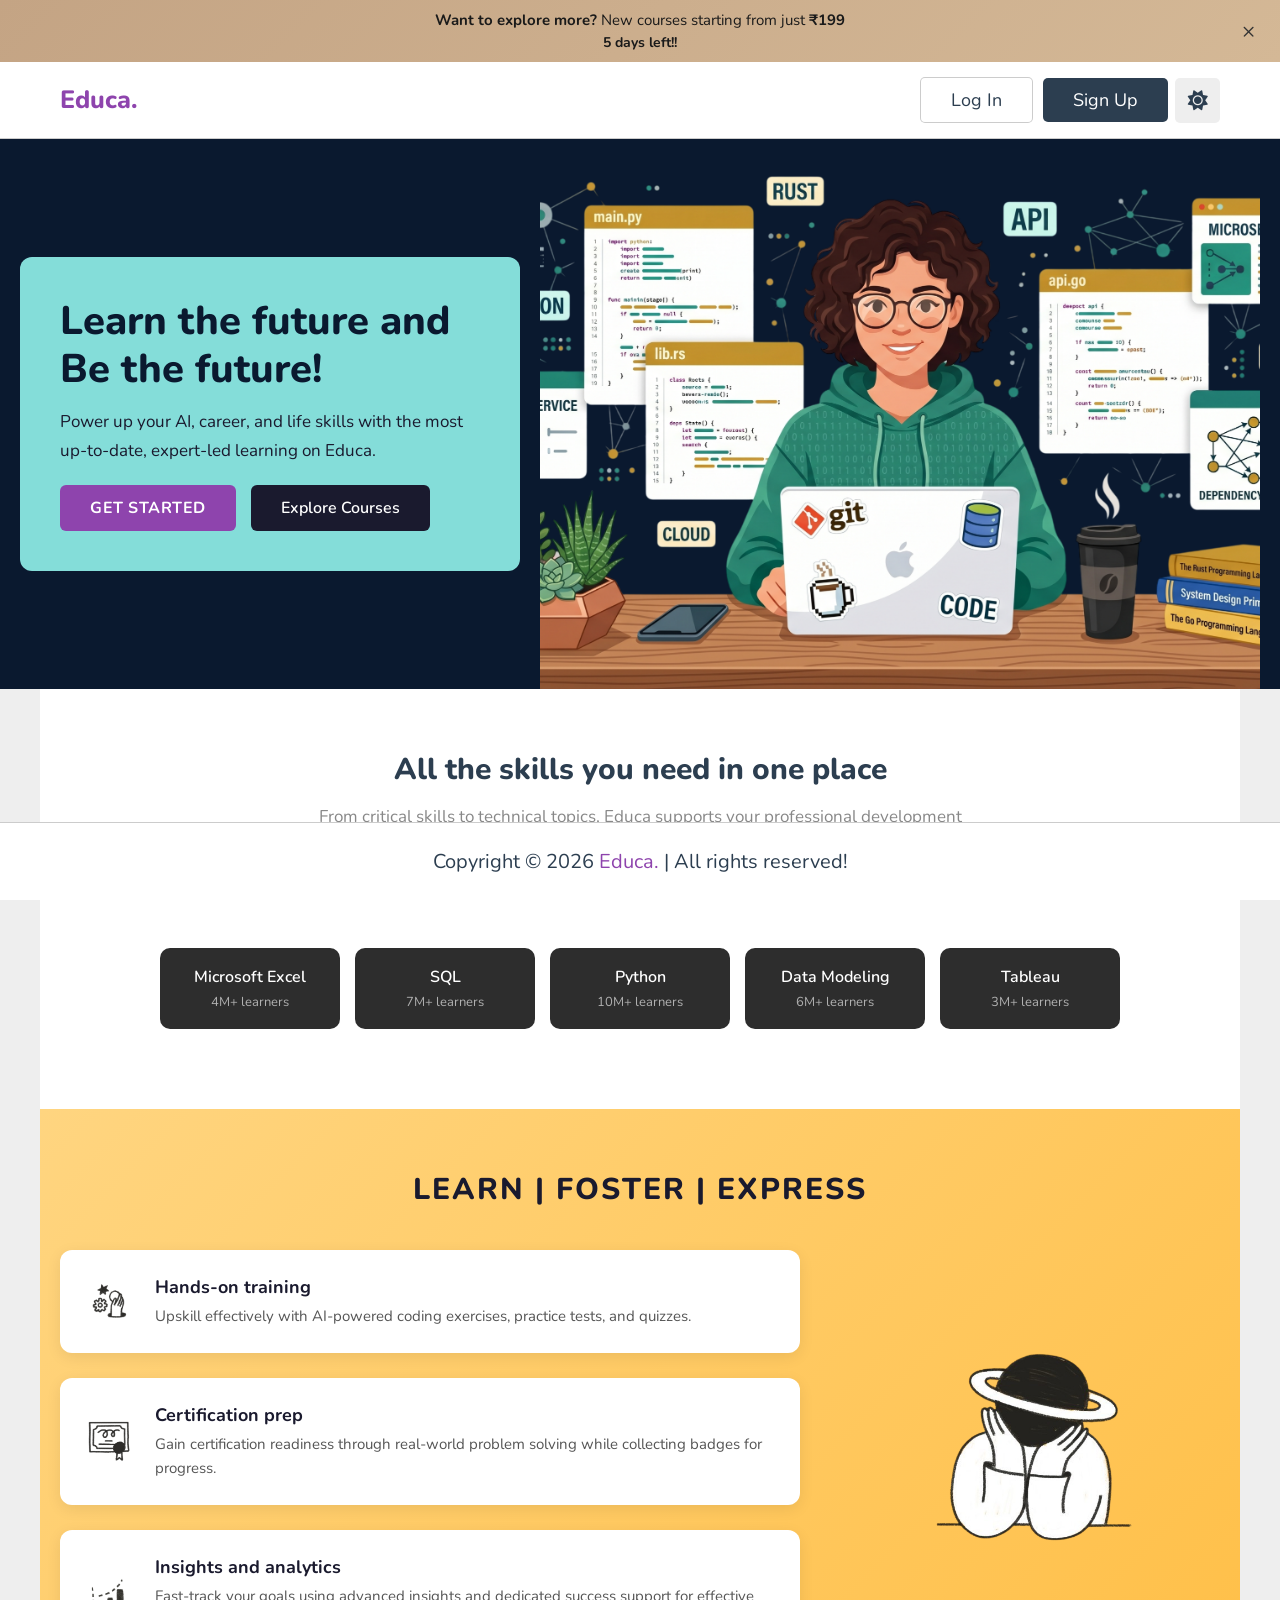
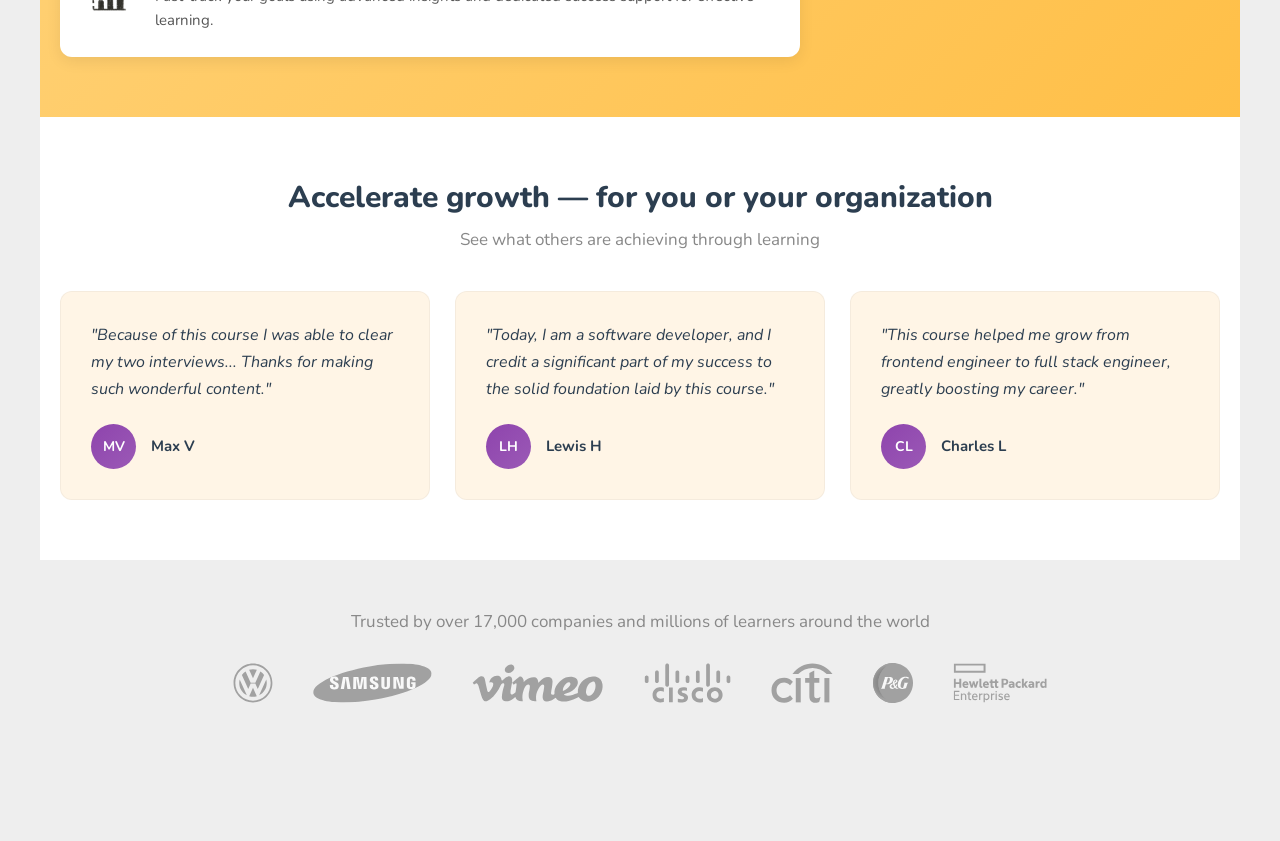
<file: index.html>
<!DOCTYPE html>
<html lang="en">

<head>
   <meta charset="UTF-8">
   <meta http-equiv="X-UA-Compatible" content="IE=edge">
   <meta name="viewport" content="width=device-width, initial-scale=1.0">
   <title>Educa. - Learn the Future, Be the Future</title>
   <meta name="description"
      content="Power up your career with expert-led online courses in AI, Data Science, Cyber Security and more. Join millions of learners on Educa.">

   <!-- font awesome cdn link  -->
   <link rel="stylesheet" href="https://cdnjs.cloudflare.com/ajax/libs/font-awesome/6.1.2/css/all.min.css">

   <!-- custom css file link  -->
   <link rel="stylesheet" href="css/style.css">
   <link rel="stylesheet" href="css/landing.css">
</head>

<body style="padding-left: 0;">

   <!-- Top Promo Banner -->
   <div class="promo-banner" id="promo-banner">
      <div class="banner-content">
         <p><b>Want to explore more?</b> New courses starting from just <b>₹199</b></p>
         <p class="days-left">5 days left!!</p>
      </div>
      <button class="close-banner" id="close-banner" aria-label="Close banner">×</button>
   </div>

   <!-- Navigation -->
   <header class="header">
      <section class="flex">
         <a href="index.html" class="logo">Educa.</a>


         <div style="margin-left: auto; display: flex; gap: 1rem; align-items: center;">
            <a href="login.html" class="inline-option-btn"
               style="margin-top: 0; background-color: var(--white); color: var(--black); border: var(--border);">Log
               In</a>
            <a href="register.html" class="inline-btn"
               style="margin-top: 0; background-color: var(--black); color: var(--white);">Sign Up</a>
         </div>

         <div class="icons">
            <div id="toggle-btn" class="fas fa-sun"></div>
         </div>
      </section>
   </header>

   <!-- Hero Section -->
   <div class="landing-hero-bg">
      <section class="landing-hero" style="max-width: 1400px; padding: 0 2rem;">
         <div class="content">
            <h1>Learn the future and Be the future!</h1>
            <p>Power up your AI, career, and life skills with the most up-to-date, expert-led learning on Educa.</p>
            <div class="hero-buttons">
               <a href="register.html" class="try-btn">Get Started</a>
               <a href="courses.html" class="ai-btn">Explore Courses</a>
            </div>
         </div>
         <div class="image">
            <img src="images/intro.png" alt="Student learning on laptop">
         </div>
      </section>
   </div>

   <!-- Skills Section -->
   <section class="skills-section">
      <h2>All the skills you need in one place</h2>
      <p>From critical skills to technical topics, Educa supports your professional development</p>

      <div class="skills-categories">
         <span>Data Science</span>
         <span>IT Certificate</span>
         <span>Leadership</span>
         <span>Web Development</span>
         <span>Communication</span>
         <span>Analysis</span>
      </div>

      <div class="skills-courses">
         <div class="skill-item">
            <span>Microsoft Excel</span>
            <span class="learners">4M+ learners</span>
         </div>
         <div class="skill-item">
            <span>SQL</span>
            <span class="learners">7M+ learners</span>
         </div>
         <div class="skill-item">
            <span>Python</span>
            <span class="learners">10M+ learners</span>
         </div>
         <div class="skill-item">
            <span>Data Modeling</span>
            <span class="learners">6M+ learners</span>
         </div>
         <div class="skill-item">
            <span>Tableau</span>
            <span class="learners">3M+ learners</span>
         </div>
      </div>

   </section>

   <!-- Learning Features Section -->
   <section class="learn-features">
      <div class="section-header">
         <h2>LEARN | FOSTER | EXPRESS</h2>
      </div>
      <div class="features-container">
         <div class="features-content">
            <div class="feature-card">
               <div class="feature-icon">
                  <img src="images/hands-on-icon.png" alt="Hands-on training">
               </div>
               <div class="feature-text">
                  <h3>Hands-on training</h3>
                  <p>Upskill effectively with AI-powered coding exercises, practice tests, and quizzes.</p>
               </div>
            </div>
            <div class="feature-card">
               <div class="feature-icon">
                  <img src="images/certification-icon.png" alt="Certification prep">
               </div>
               <div class="feature-text">
                  <h3>Certification prep</h3>
                  <p>Gain certification readiness through real-world problem solving while collecting badges for
                     progress.</p>
               </div>
            </div>
            <div class="feature-card">
               <div class="feature-icon">
                  <img src="images/analytics-icon.png" alt="Insights and analytics">
               </div>
               <div class="feature-text">
                  <h3>Insights and analytics</h3>
                  <p>Fast-track your goals using advanced insights and dedicated success support for effective learning.
                  </p>
               </div>
            </div>
         </div>
         <div class="features-image">
            <img src="images/astronaut.png" alt="Astronaut illustration" class="astronaut-img">
         </div>
      </div>
   </section>

   <!-- Testimonials Section -->
   <section class="testimonials-section">
      <h2>Accelerate growth — for you or your organization</h2>
      <p>See what others are achieving through learning</p>

      <div class="testimonials-container">
         <div class="testimonial-card">
            <p>"Because of this course I was able to clear my two interviews... Thanks for making such wonderful
               content."</p>
            <div class="author">
               <span class="avatar">MV</span>
               <span class="name">Max V</span>
            </div>
         </div>
         <div class="testimonial-card">
            <p>"Today, I am a software developer, and I credit a significant part of my success to the solid foundation
               laid by this course."</p>
            <div class="author">
               <span class="avatar">LH</span>
               <span class="name">Lewis H</span>
            </div>
         </div>
         <div class="testimonial-card">
            <p>"This course helped me grow from frontend engineer to full stack engineer, greatly boosting my career."
            </p>
            <div class="author">
               <span class="avatar">CL</span>
               <span class="name">Charles L</span>
            </div>
         </div>
      </div>
   </section>

   <!-- Trusted By -->
   <div class="trusted-section">
      <p>Trusted by over 17,000 companies and millions of learners around the world</p>
      <div class="company-logos">
         <img src="images/company1.svg" alt="Volkswagen">
         <img src="images/company2.svg" alt="Samsung">
         <img src="images/company3.svg" alt="Vimeo">
         <img src="images/company4.svg" alt="Cisco">
         <img src="images/company5.svg" alt="P&G">
         <img src="images/company6.svg" alt="Citi">
         <img src="images/company7.svg" alt="HP Enterprise">
      </div>
   </div>


   <!-- Footer -->
   <footer class="footer">
      Copyright &copy; 2026 <span style="color: var(--main-color);">Educa.</span> | All rights reserved!
   </footer>

   <!-- Scripts -->
   <script>
      // Close promo banner
      const closeBanner = document.getElementById('close-banner');
      const promoBanner = document.getElementById('promo-banner');
      if (closeBanner && promoBanner) {
         closeBanner.onclick = () => {
            promoBanner.style.display = 'none';
         };
      }

      // Dark mode & search toggle
      let toggleBtn = document.getElementById('toggle-btn');
      let searchBtn = document.getElementById('search-btn');
      let searchForm = document.querySelector('.header .flex .search-form');
      let body = document.body;
      let darkMode = localStorage.getItem('dark-mode');

      const enableDarkMode = () => {
         toggleBtn.classList.replace('fa-sun', 'fa-moon');
         body.classList.add('dark');
         localStorage.setItem('dark-mode', 'enabled');
      }

      const disableDarkMode = () => {
         toggleBtn.classList.replace('fa-moon', 'fa-sun');
         body.classList.remove('dark');
         localStorage.setItem('dark-mode', 'disabled');
      }

      if (darkMode === 'enabled') {
         enableDarkMode();
      }

      if (toggleBtn) {
         toggleBtn.onclick = (e) => {
            darkMode = localStorage.getItem('dark-mode');
            if (darkMode === 'disabled') {
               enableDarkMode();
            } else {
               disableDarkMode();
            }
         }
      }

      if (searchBtn && searchForm) {
         searchBtn.onclick = () => {
            searchForm.classList.toggle('active');
         }
      }

   </script>

</body>

</html>
</file>
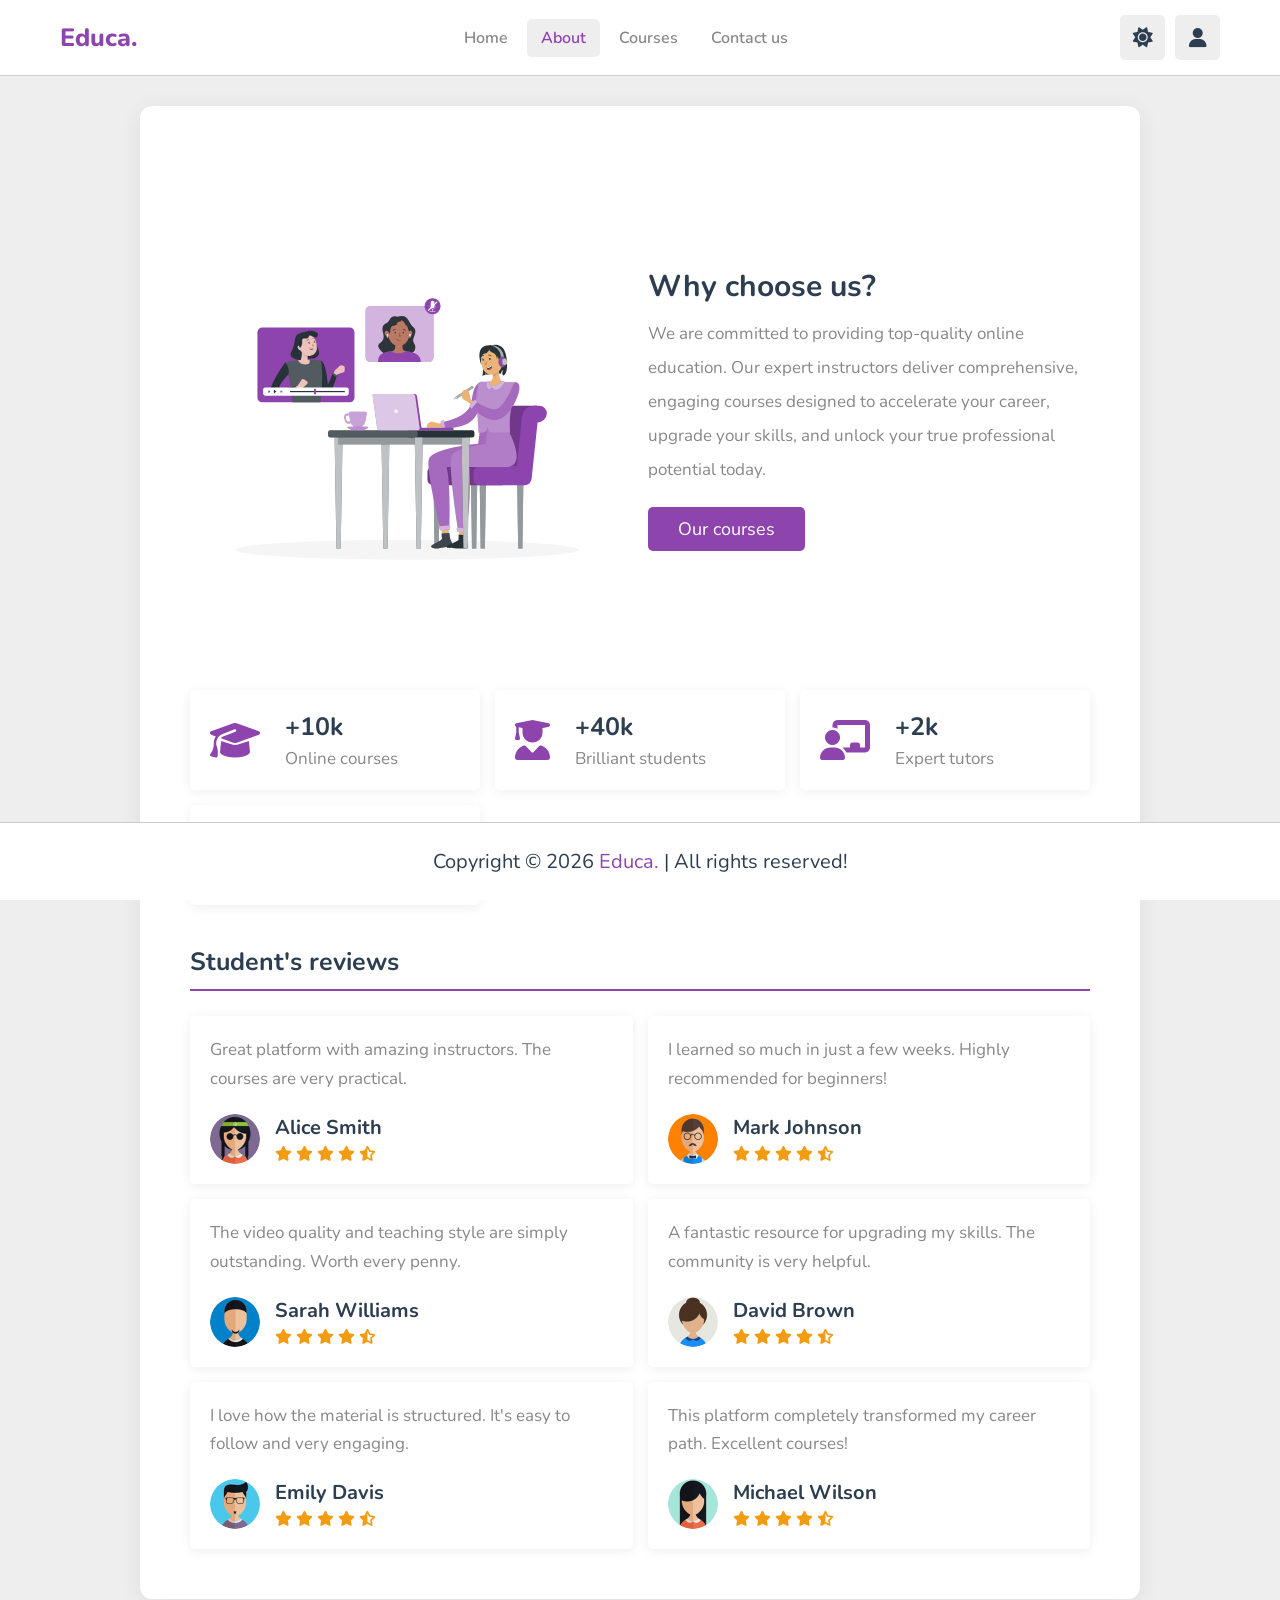
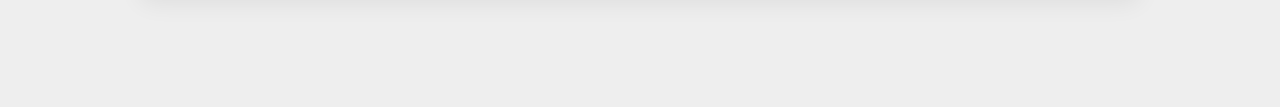
<file: about.html>
<!DOCTYPE html>
<html lang="en">

<head>
   <meta charset="UTF-8">
   <meta http-equiv="X-UA-Compatible" content="IE=edge">
   <meta name="viewport" content="width=device-width, initial-scale=1.0">
   <title>About us</title>

   <!-- font awesome cdn link  -->
   <link rel="stylesheet" href="https://cdnjs.cloudflare.com/ajax/libs/font-awesome/6.1.2/css/all.min.css">

   <!-- custom css file link  -->
   <link rel="stylesheet" href="css/style.css">

</head>

<body>

   <header class="header">

      <section class="flex">

         <a href="index.html" class="logo">Educa.</a>

         <nav class="header-nav">
            <a href="home.html">Home</a>
            <a href="about.html" class="active-link">About</a>
            <a href="courses.html">Courses</a>
            <a href="contact.html">Contact us</a>
         </nav>

         <div class="icons">
            <div id="toggle-btn" class="fas fa-sun"></div>
            <div id="user-btn" class="fas fa-user"></div>
         </div>

         <div class="profile">
            <img src="images/pic-1.jpg" class="image" alt="">
            <h3 class="name" id="header-user-name">Guest</h3>
            <p class="role">Student</p>
            <div class="flex-btn">
               <a href="login.html" class="option-btn">Login</a>
               <a href="register.html" class="option-btn">Register</a>
            </div>
         </div>

      </section>

   </header>

   <div class="page-wrapper">

   <section class="about">

      <div class="row">

         <div class="image">
            <img src="images/about-img.svg" alt="">
         </div>

         <div class="content">
            <h3>Why choose us?</h3>
            <p>We are committed to providing top-quality online education. Our expert instructors deliver comprehensive,
               engaging courses designed to accelerate your career, upgrade your skills, and unlock your true
               professional potential today.</p>
            <a href="courses.html" class="inline-btn">Our courses</a>
         </div>

      </div>

      <div class="box-container">

         <div class="box">
            <i class="fas fa-graduation-cap"></i>
            <div>
               <h3>+10k</h3>
               <p>Online courses</p>
            </div>
         </div>

         <div class="box">
            <i class="fas fa-user-graduate"></i>
            <div>
               <h3>+40k</h3>
               <p>Brilliant students</p>
            </div>
         </div>

         <div class="box">
            <i class="fas fa-chalkboard-user"></i>
            <div>
               <h3>+2k</h3>
               <p>Expert tutors</p>
            </div>
         </div>

         <div class="box">
            <i class="fas fa-briefcase"></i>
            <div>
               <h3>100%</h3>
               <p>Job placement</p>
            </div>
         </div>

      </div>

   </section>

   <section class="reviews">

      <h1 class="heading">Student's reviews</h1>

      <div class="box-container">

         <div class="box">
            <p>Great platform with amazing instructors. The courses are very practical.</p>
            <div class="student">
               <img src="images/pic-2.jpg" alt="">
               <div>
                  <h3>Alice Smith</h3>
                  <div class="stars">
                     <i class="fas fa-star"></i>
                     <i class="fas fa-star"></i>
                     <i class="fas fa-star"></i>
                     <i class="fas fa-star"></i>
                     <i class="fas fa-star-half-alt"></i>
                  </div>
               </div>
            </div>
         </div>

         <div class="box">
            <p>I learned so much in just a few weeks. Highly recommended for beginners!</p>
            <div class="student">
               <img src="images/pic-3.jpg" alt="">
               <div>
                  <h3>Mark Johnson</h3>
                  <div class="stars">
                     <i class="fas fa-star"></i>
                     <i class="fas fa-star"></i>
                     <i class="fas fa-star"></i>
                     <i class="fas fa-star"></i>
                     <i class="fas fa-star-half-alt"></i>
                  </div>
               </div>
            </div>
         </div>

         <div class="box">
            <p>The video quality and teaching style are simply outstanding. Worth every penny.</p>
            <div class="student">
               <img src="images/pic-4.jpg" alt="">
               <div>
                  <h3>Sarah Williams</h3>
                  <div class="stars">
                     <i class="fas fa-star"></i>
                     <i class="fas fa-star"></i>
                     <i class="fas fa-star"></i>
                     <i class="fas fa-star"></i>
                     <i class="fas fa-star-half-alt"></i>
                  </div>
               </div>
            </div>
         </div>

         <div class="box">
            <p>A fantastic resource for upgrading my skills. The community is very helpful.</p>
            <div class="student">
               <img src="images/pic-5.jpg" alt="">
               <div>
                  <h3>David Brown</h3>
                  <div class="stars">
                     <i class="fas fa-star"></i>
                     <i class="fas fa-star"></i>
                     <i class="fas fa-star"></i>
                     <i class="fas fa-star"></i>
                     <i class="fas fa-star-half-alt"></i>
                  </div>
               </div>
            </div>
         </div>

         <div class="box">
            <p>I love how the material is structured. It's easy to follow and very engaging.</p>
            <div class="student">
               <img src="images/pic-6.jpg" alt="">
               <div>
                  <h3>Emily Davis</h3>
                  <div class="stars">
                     <i class="fas fa-star"></i>
                     <i class="fas fa-star"></i>
                     <i class="fas fa-star"></i>
                     <i class="fas fa-star"></i>
                     <i class="fas fa-star-half-alt"></i>
                  </div>
               </div>
            </div>
         </div>

         <div class="box">
            <p>This platform completely transformed my career path. Excellent courses!</p>
            <div class="student">
               <img src="images/pic-7.jpg" alt="">
               <div>
                  <h3>Michael Wilson</h3>
                  <div class="stars">
                     <i class="fas fa-star"></i>
                     <i class="fas fa-star"></i>
                     <i class="fas fa-star"></i>
                     <i class="fas fa-star"></i>
                     <i class="fas fa-star-half-alt"></i>
                  </div>
               </div>
            </div>
         </div>

      </div>

   </section>

   </div>

   <footer class="footer">
      Copyright &copy; 2026 <span style="color: var(--main-color);">Educa.</span> | All rights reserved!
   </footer>

   <!-- custom js file link  -->
   <script src="js/script.js"></script>
   <script src="js/auth.js"></script>

</body>

</html>
</file>
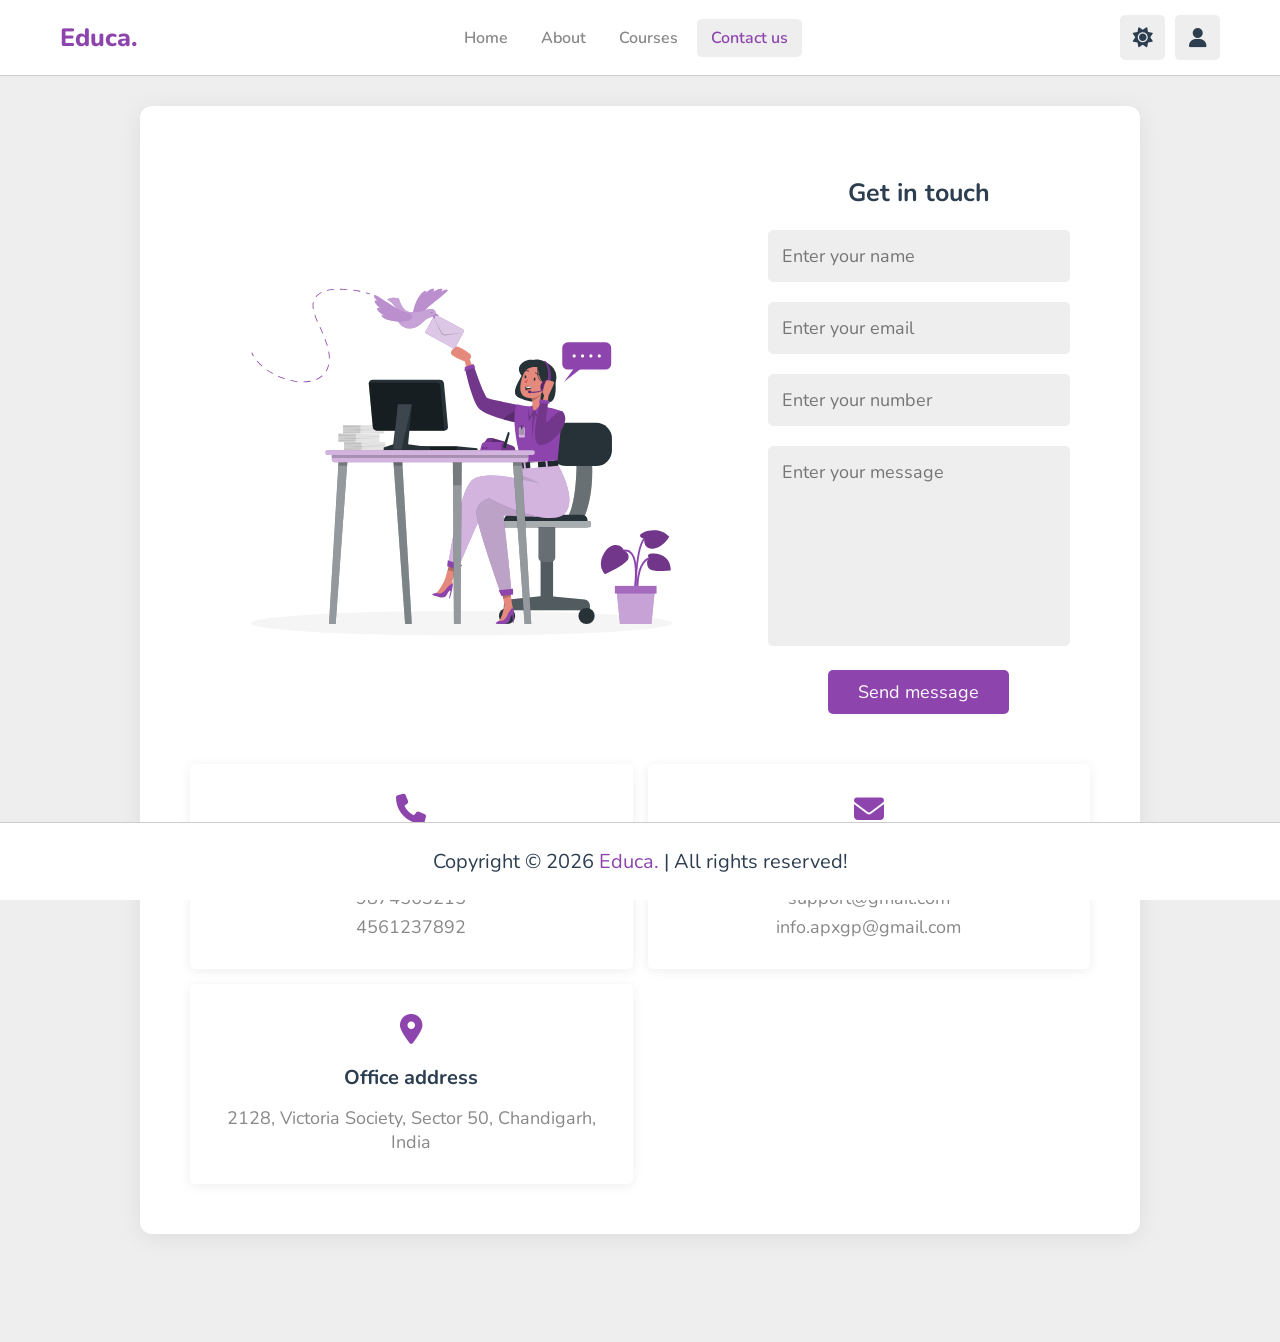
<file: contact.html>
<!DOCTYPE html>
<html lang="en">

<head>
   <meta charset="UTF-8">
   <meta http-equiv="X-UA-Compatible" content="IE=edge">
   <meta name="viewport" content="width=device-width, initial-scale=1.0">
   <title>Contact us</title>

   <!-- font awesome cdn link  -->
   <link rel="stylesheet" href="https://cdnjs.cloudflare.com/ajax/libs/font-awesome/6.1.2/css/all.min.css">

   <!-- custom css file link  -->
   <link rel="stylesheet" href="css/style.css">

</head>

<body>

   <header class="header">

      <section class="flex">

         <a href="index.html" class="logo">Educa.</a>

         <nav class="header-nav">
            <a href="home.html">Home</a>
            <a href="about.html">About</a>
            <a href="courses.html">Courses</a>
            <a href="contact.html" class="active-link">Contact us</a>
         </nav>

         <div class="icons">
            <div id="toggle-btn" class="fas fa-sun"></div>
            <div id="user-btn" class="fas fa-user"></div>
         </div>

         <div class="profile">
            <img src="images/pic-1.jpg" class="image" alt="">
            <h3 class="name" id="header-user-name">Guest</h3>
            <p class="role">Student</p>
            <div class="flex-btn">
               <a href="login.html" class="option-btn">Login</a>
               <a href="register.html" class="option-btn">Register</a>
            </div>
         </div>

      </section>

   </header>

   <div class="page-wrapper">

      <section class="contact">

         <div class="row">

            <div class="image">
               <img src="images/contact-img.svg" alt="">
            </div>

            <form action="" method="post">
               <h3>Get in touch</h3>
               <input type="text" placeholder="Enter your name" name="name" required maxlength="50" class="box">
               <input type="email" placeholder="Enter your email" name="email" required maxlength="50" class="box">
               <input type="number" placeholder="Enter your number" name="number" required maxlength="50" class="box">
               <textarea name="msg" class="box" placeholder="Enter your message" required maxlength="1000" cols="30"
                  rows="10"></textarea>
               <button type="button" onclick="handleContactSubmit()" class="inline-btn">Send message</button>
            </form>

         </div>

         <div class="box-container">

            <div class="box">
               <i class="fas fa-phone"></i>
               <h3>Phone number</h3>
               <a href="tel:9874563215">9874563215</a>
               <a href="tel:4561237892">4561237892</a>
            </div>

            <div class="box">
               <i class="fas fa-envelope"></i>
               <h3>Email address</h3>
               <a href="mailto:support@gmail.com">support@gmail.com</a>
               <a href="mailto:info.apxgp@gmail.com">info.apxgp@gmail.com</a>
            </div>

            <div class="box">
               <i class="fas fa-map-marker-alt"></i>
               <h3>Office address</h3>
               <a href="#">2128, Victoria Society, Sector 50, Chandigarh, India</a>
            </div>

         </div>

      </section>

   </div>

   <footer class="footer">
      Copyright &copy; 2026 <span style="color: var(--main-color);">Educa.</span> | All rights reserved!
   </footer>

   <!-- custom js file link  -->
   <script src="js/script.js"></script>
   <script src="js/auth.js"></script>

   <script>
      function handleContactSubmit() {
         var nameVal  = document.querySelector('.contact form input[name="name"]').value.trim();
         var emailVal = document.querySelector('.contact form input[name="email"]').value.trim();
         var numVal   = document.querySelector('.contact form input[name="number"]').value.trim();
         var msgVal   = document.querySelector('.contact form textarea[name="msg"]').value.trim();

         if (!nameVal || !emailVal || !numVal || !msgVal) {
            showToast('Please fill in all fields before sending.', 'error');
            return;
         }

         // Clear the form fields but keep the form fully visible
         document.querySelector('.contact form input[name="name"]').value = '';
         document.querySelector('.contact form input[name="email"]').value = '';
         document.querySelector('.contact form input[name="number"]').value = '';
         document.querySelector('.contact form textarea[name="msg"]').value = '';

         showToast('Your message has been sent! We will get back to you within 24 hours.', 'success');
      }

      function showToast(message, type) {
         // Remove any existing toast
         var existing = document.getElementById('educa-toast');
         if (existing) existing.remove();

         var toast = document.createElement('div');
         toast.id = 'educa-toast';
         toast.textContent = message;
         toast.style.cssText = [
            'position: fixed',
            'bottom: 8rem',
            'left: 50%',
            'transform: translateX(-50%) translateY(20px)',
            'background-color: ' + (type === 'success' ? 'var(--main-color)' : 'var(--red)'),
            'color: #fff',
            'padding: 1.4rem 3rem',
            'border-radius: 0.6rem',
            'font-size: 1.6rem',
            'font-family: inherit',
            'box-shadow: 0 6px 24px rgba(0,0,0,0.18)',
            'z-index: 9999',
            'opacity: 0',
            'transition: opacity 0.3s ease, transform 0.3s ease',
            'max-width: 50rem',
            'text-align: center'
         ].join('; ');

         document.body.appendChild(toast);

         // Trigger animation
         requestAnimationFrame(function() {
            requestAnimationFrame(function() {
               toast.style.opacity = '1';
               toast.style.transform = 'translateX(-50%) translateY(0)';
            });
         });

         // Auto remove after 4 seconds
         setTimeout(function() {
            toast.style.opacity = '0';
            toast.style.transform = 'translateX(-50%) translateY(20px)';
            setTimeout(function() {
               if (toast.parentNode) toast.parentNode.removeChild(toast);
            }, 300);
         }, 4000);
      }
   </script>

</body>

</html>
</file>
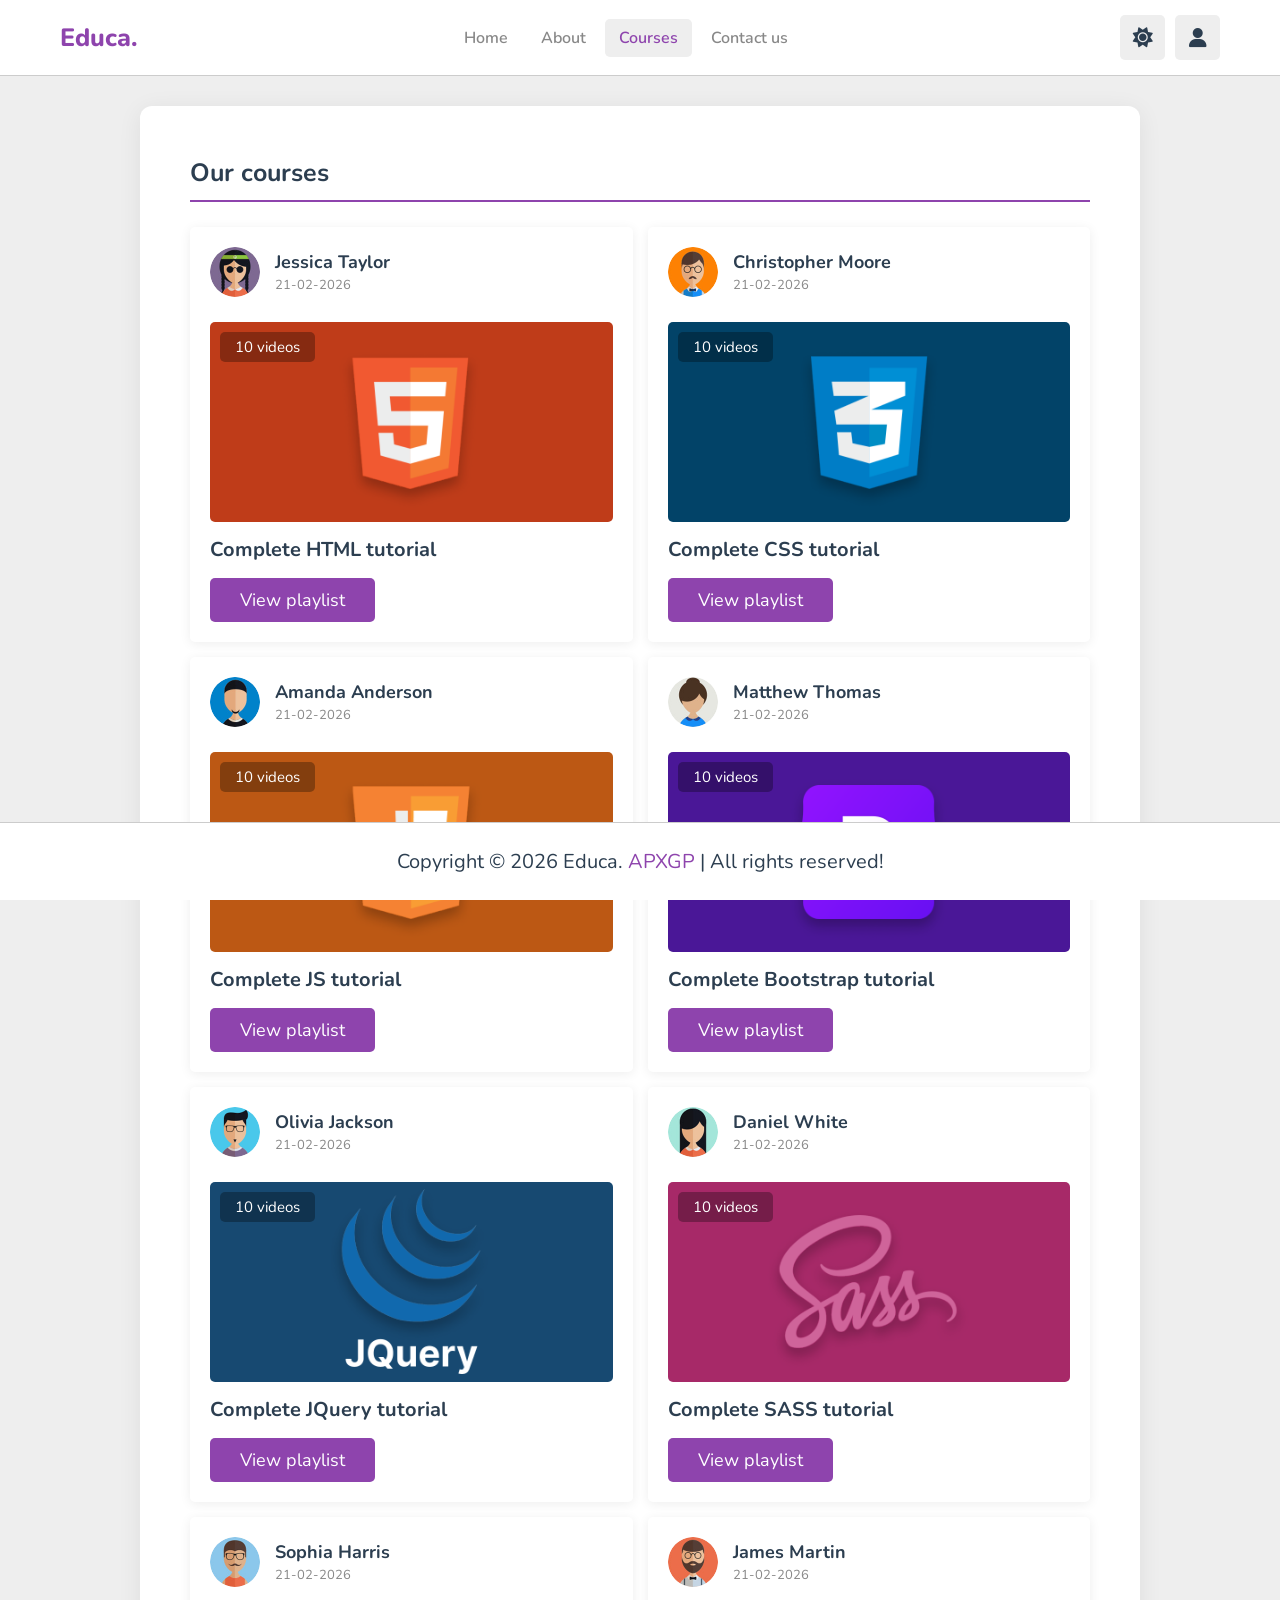
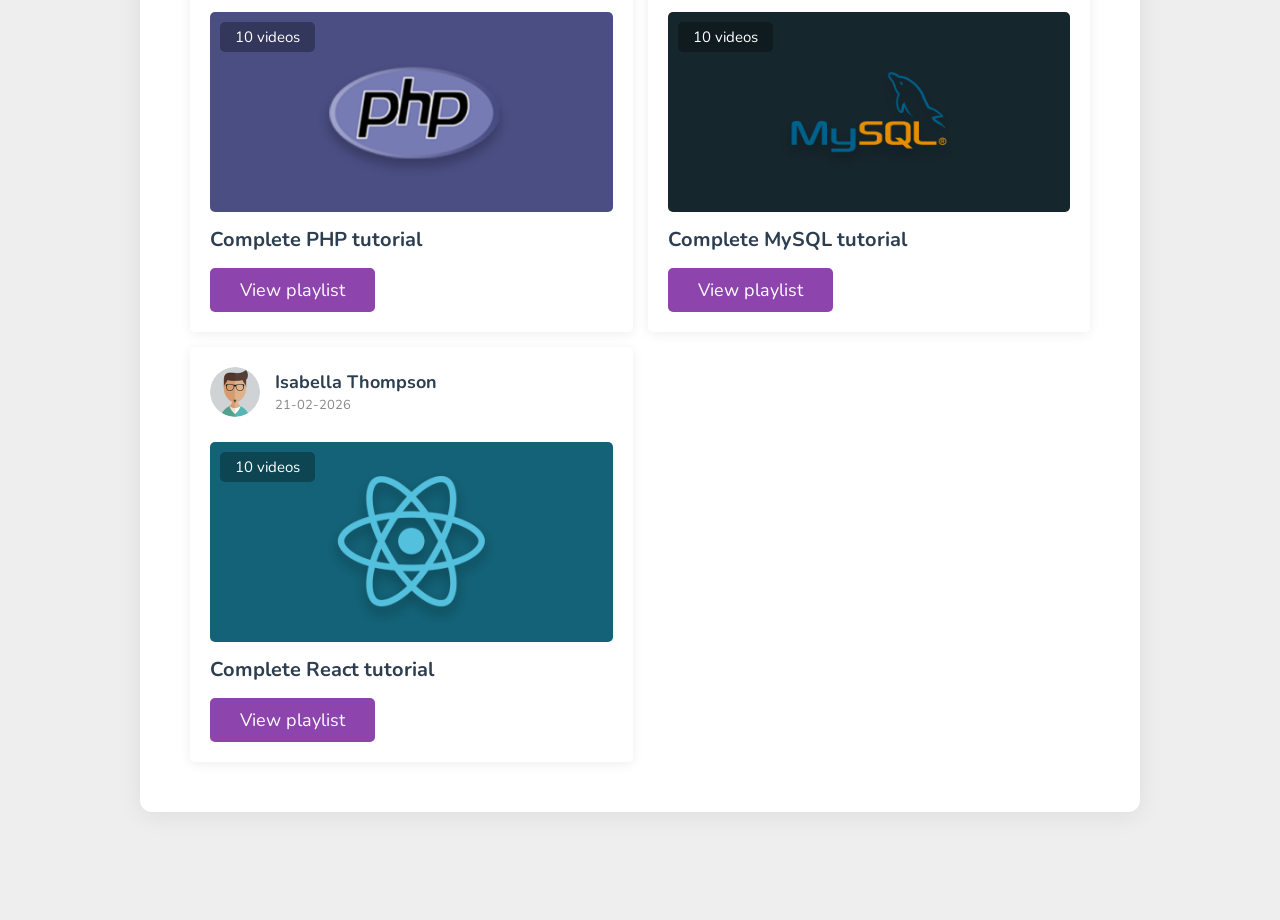
<file: courses.html>
<!DOCTYPE html>
<html lang="en">

<head>
   <meta charset="UTF-8">
   <meta http-equiv="X-UA-Compatible" content="IE=edge">
   <meta name="viewport" content="width=device-width, initial-scale=1.0">
   <title>Courses</title>

   <!-- font awesome cdn link  -->
   <link rel="stylesheet" href="https://cdnjs.cloudflare.com/ajax/libs/font-awesome/6.1.2/css/all.min.css">

   <!-- custom css file link  -->
   <link rel="stylesheet" href="css/style.css">

</head>

<body>

   <header class="header">

      <section class="flex">

         <a href="index.html" class="logo">Educa.</a>

         <nav class="header-nav">
            <a href="home.html">Home</a>
            <a href="about.html">About</a>
            <a href="courses.html" class="active-link">Courses</a>
            <a href="contact.html">Contact us</a>
         </nav>

         <div class="icons">
            <div id="toggle-btn" class="fas fa-sun"></div>
            <div id="user-btn" class="fas fa-user"></div>
         </div>

         <div class="profile">
            <img src="images/pic-1.jpg" class="image" alt="">
            <h3 class="name" id="header-user-name">Guest</h3>
            <p class="role">Student</p>
            <div class="flex-btn">
               <a href="login.html" class="option-btn">Login</a>
               <a href="register.html" class="option-btn">Register</a>
            </div>
         </div>

      </section>

   </header>

   <div class="page-wrapper">

   <section class="courses">

      <h1 class="heading">Our courses</h1>

      <div class="box-container">

         <div class="box">
            <div class="tutor">
               <img src="images/pic-2.jpg" alt="">
               <div class="info">
                  <h3>Jessica Taylor</h3>
                  <span>21-02-2026</span>
               </div>
            </div>
            <div class="thumb">
               <img src="images/thumb-1.png" alt="">
               <span>10 videos</span>
            </div>
            <h3 class="title">Complete HTML tutorial</h3>
            <a href="playlist.html" class="inline-btn">View playlist</a>
         </div>

         <div class="box">
            <div class="tutor">
               <img src="images/pic-3.jpg" alt="">
               <div class="info">
                  <h3>Christopher Moore</h3>
                  <span>21-02-2026</span>
               </div>
            </div>
            <div class="thumb">
               <img src="images/thumb-2.png" alt="">
               <span>10 videos</span>
            </div>
            <h3 class="title">Complete CSS tutorial</h3>
            <a href="playlist.html" class="inline-btn">View playlist</a>
         </div>

         <div class="box">
            <div class="tutor">
               <img src="images/pic-4.jpg" alt="">
               <div class="info">
                  <h3>Amanda Anderson</h3>
                  <span>21-02-2026</span>
               </div>
            </div>
            <div class="thumb">
               <img src="images/thumb-3.png" alt="">
               <span>10 videos</span>
            </div>
            <h3 class="title">Complete JS tutorial</h3>
            <a href="playlist.html" class="inline-btn">View playlist</a>
         </div>

         <div class="box">
            <div class="tutor">
               <img src="images/pic-5.jpg" alt="">
               <div class="info">
                  <h3>Matthew Thomas</h3>
                  <span>21-02-2026</span>
               </div>
            </div>
            <div class="thumb">
               <img src="images/thumb-4.png" alt="">
               <span>10 videos</span>
            </div>
            <h3 class="title">Complete Bootstrap tutorial</h3>
            <a href="playlist.html" class="inline-btn">View playlist</a>
         </div>

         <div class="box">
            <div class="tutor">
               <img src="images/pic-6.jpg" alt="">
               <div class="info">
                  <h3>Olivia Jackson</h3>
                  <span>21-02-2026</span>
               </div>
            </div>
            <div class="thumb">
               <img src="images/thumb-5.png" alt="">
               <span>10 videos</span>
            </div>
            <h3 class="title">Complete JQuery tutorial</h3>
            <a href="playlist.html" class="inline-btn">View playlist</a>
         </div>

         <div class="box">
            <div class="tutor">
               <img src="images/pic-7.jpg" alt="">
               <div class="info">
                  <h3>Daniel White</h3>
                  <span>21-02-2026</span>
               </div>
            </div>
            <div class="thumb">
               <img src="images/thumb-6.png" alt="">
               <span>10 videos</span>
            </div>
            <h3 class="title">Complete SASS tutorial</h3>
            <a href="playlist.html" class="inline-btn">View playlist</a>
         </div>

         <div class="box">
            <div class="tutor">
               <img src="images/pic-8.jpg" alt="">
               <div class="info">
                  <h3>Sophia Harris</h3>
                  <span>21-02-2026</span>
               </div>
            </div>
            <div class="thumb">
               <img src="images/thumb-7.png" alt="">
               <span>10 videos</span>
            </div>
            <h3 class="title">Complete PHP tutorial</h3>
            <a href="playlist.html" class="inline-btn">View playlist</a>
         </div>

         <div class="box">
            <div class="tutor">
               <img src="images/pic-9.jpg" alt="">
               <div class="info">
                  <h3>James Martin</h3>
                  <span>21-02-2026</span>
               </div>
            </div>
            <div class="thumb">
               <img src="images/thumb-8.png" alt="">
               <span>10 videos</span>
            </div>
            <h3 class="title">Complete MySQL tutorial</h3>
            <a href="playlist.html" class="inline-btn">View playlist</a>
         </div>

         <div class="box">
            <div class="tutor">
               <img src="images/pic-1.jpg" alt="">
               <div class="info">
                  <h3>Isabella Thompson</h3>
                  <span>21-02-2026</span>
               </div>
            </div>
            <div class="thumb">
               <img src="images/thumb-9.png" alt="">
               <span>10 videos</span>
            </div>
            <h3 class="title">Complete React tutorial</h3>
            <a href="playlist.html" class="inline-btn">View playlist</a>
         </div>

      </div>

   </section>

   </div>

   <footer class="footer">
      Copyright &copy; 2026 Educa. <span style="color: var(--main-color);">APXGP</span> | All rights reserved!
   </footer>

   <!-- custom js file link  -->
   <script src="js/script.js"></script>
   <script src="js/auth.js"></script>

</body>

</html>
</file>
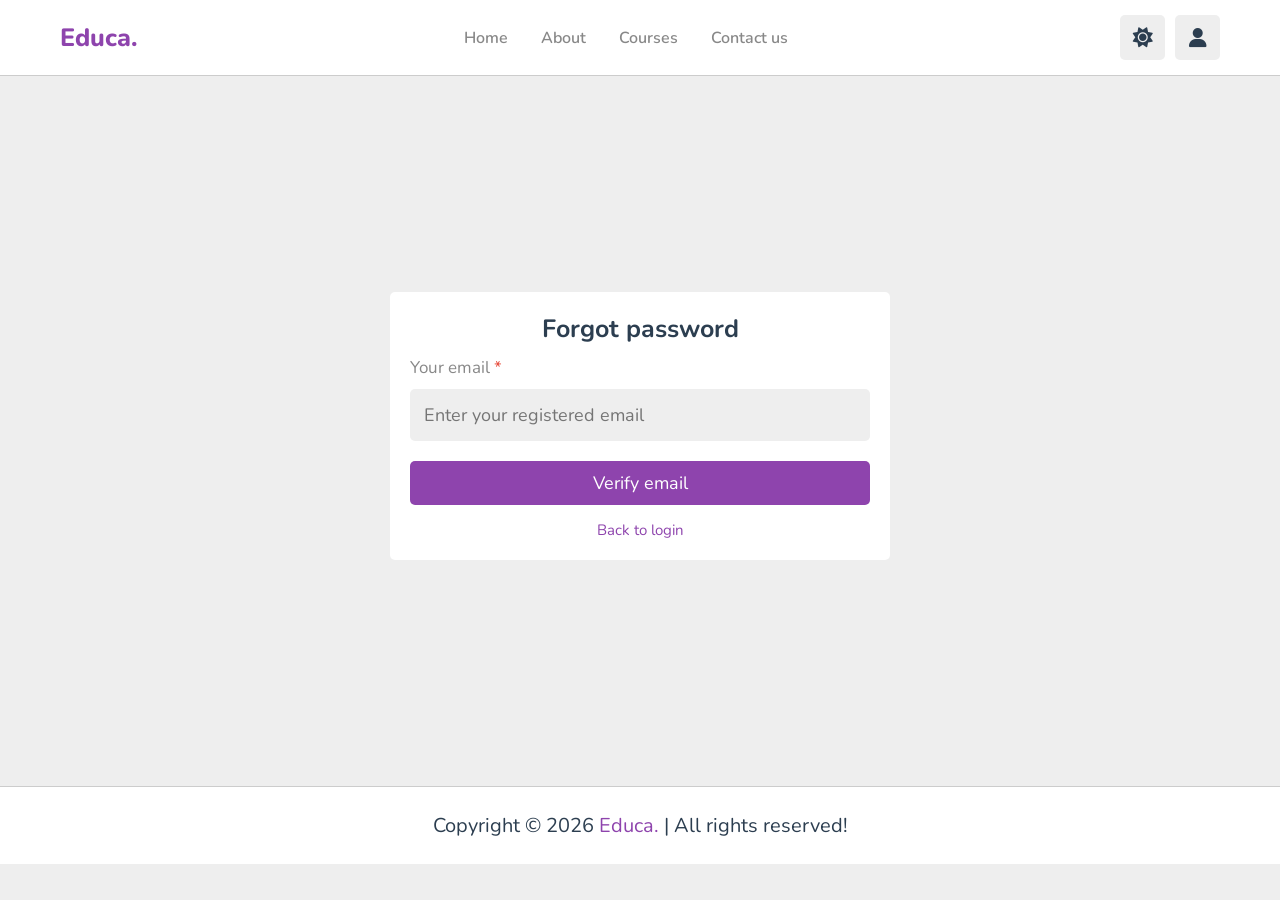
<file: forgot-password.html>
<!DOCTYPE html>
<html lang="en">
<head>
   <meta charset="UTF-8">
   <meta http-equiv="X-UA-Compatible" content="IE=edge">
   <meta name="viewport" content="width=device-width, initial-scale=1.0">
   <title>Forgot Password - Educa.</title>
   <link rel="stylesheet" href="https://cdnjs.cloudflare.com/ajax/libs/font-awesome/6.1.2/css/all.min.css">
   <link rel="stylesheet" href="css/style.css">
</head>
<body>
   <header class="header">
      <section class="flex">
         <a href="index.html" class="logo">Educa.</a>
         <nav class="header-nav">
            <a href="home.html">Home</a>
            <a href="about.html">About</a>
            <a href="courses.html">Courses</a>
            <a href="contact.html">Contact us</a>
         </nav>
         <div class="icons">
            <div id="toggle-btn" class="fas fa-sun"></div>
            <div id="user-btn" class="fas fa-user"></div>
         </div>
         <div class="profile">
            <img src="images/pic-1.jpg" class="image" alt="">
            <h3 class="name" id="header-user-name">Guest</h3>
            <p class="role">Student</p>
            <div class="flex-btn">
               <a href="login.html" class="option-btn">Login</a>
               <a href="register.html" class="option-btn">Register</a>
            </div>
         </div>
      </section>
   </header>
   <section class="form-container">
      <form id="forgot-step-1" onsubmit="return false;">
         <h3>Forgot password</h3>
         <p>Your email <span>*</span></p>
         <input type="email" id="forgot-email" placeholder="Enter your registered email" required maxlength="50" class="box">
         <p id="forgot-error-1" style="color: var(--red); font-size: 1.4rem; display:none;"></p>
         <button type="button" onclick="verifyEmail()" class="btn" id="forgot-verify-btn">Verify email</button>
         <p style="padding-top: 1.5rem; font-size: 1.5rem; text-align:center;">
            <a href="login.html" style="color: var(--main-color);">Back to login</a>
         </p>
      </form>
      <form id="forgot-step-2" style="display:none;" onsubmit="return false;">
         <h3>Verify identity</h3>
         <p style="font-size:1.5rem; color: var(--light-color); padding-bottom:1rem;">A verification code has been sent to your email. (For demo, use code: <strong>1234</strong>)</p>
         <p>Verification code <span>*</span></p>
         <input type="text" id="forgot-otp" placeholder="Enter 4-digit code" required maxlength="4" class="box">
         <p id="forgot-error-2" style="color: var(--red); font-size: 1.4rem; display:none;"></p>
         <button type="button" onclick="verifyOTP()" class="btn" id="forgot-otp-btn">Verify code</button>
      </form>
      <form id="forgot-step-3" style="display:none;" onsubmit="return false;">
         <h3>Reset password</h3>
         <p>New password <span>*</span></p>
         <input type="password" id="forgot-new-pass" placeholder="Enter new password" required maxlength="20" class="box">
         <p>Confirm new password <span>*</span></p>
         <input type="password" id="forgot-confirm-pass" placeholder="Confirm new password" required maxlength="20" class="box">
         <p id="forgot-error-3" style="color: var(--red); font-size: 1.4rem; display:none;"></p>
         <button type="button" onclick="resetPassword()" class="btn" id="forgot-reset-btn">Reset password</button>
      </form>
      <div id="forgot-step-4" style="display:none; text-align:center; background-color: var(--white); border-radius: .5rem; padding: 3rem; width: 50rem;">
         <i class="fas fa-check-circle" style="font-size: 6rem; color: #27ae60; margin-bottom: 1.5rem;"></i>
         <h3 style="font-size: 2.5rem; color: var(--black); margin-bottom: 1rem;">Password Reset Successful!</h3>
         <p style="font-size: 1.7rem; color: var(--light-color); margin-bottom: 2rem;">Your password has been updated. You can now login with your new password.</p>
         <a href="login.html" class="inline-btn">Go to login</a>
      </div>
   </section>
   <footer class="footer">
      Copyright &copy; 2026 <span style="color: var(--main-color);">Educa.</span> | All rights reserved!
   </footer>
   <script src="js/script.js"></script>
   <script src="js/auth.js"></script>
   <script>
      let forgotEmail = '';
      function verifyEmail() {
         const email = document.getElementById('forgot-email').value.trim();
         const errorEl = document.getElementById('forgot-error-1');
         if (!email) { errorEl.textContent = 'Please enter your email address.'; errorEl.style.display = 'block'; return; }
         const users = JSON.parse(localStorage.getItem('educa_users')) || [];
         const user = users.find(u => u.email === email);
         if (!user) { errorEl.textContent = 'No account found with this email address.'; errorEl.style.display = 'block'; return; }
         forgotEmail = email;
         errorEl.style.display = 'none';
         document.getElementById('forgot-step-1').style.display = 'none';
         document.getElementById('forgot-step-2').style.display = '';
      }
      function verifyOTP() {
         const otp = document.getElementById('forgot-otp').value.trim();
         const errorEl = document.getElementById('forgot-error-2');
         if (otp !== '1234') { errorEl.textContent = 'Invalid verification code. Please try again.'; errorEl.style.display = 'block'; return; }
         errorEl.style.display = 'none';
         document.getElementById('forgot-step-2').style.display = 'none';
         document.getElementById('forgot-step-3').style.display = '';
      }
      function resetPassword() {
         const newPass = document.getElementById('forgot-new-pass').value;
         const confirmPass = document.getElementById('forgot-confirm-pass').value;
         const errorEl = document.getElementById('forgot-error-3');
         if (newPass.length < 4) { errorEl.textContent = 'Password must be at least 4 characters long.'; errorEl.style.display = 'block'; return; }
         if (newPass !== confirmPass) { errorEl.textContent = 'Passwords do not match!'; errorEl.style.display = 'block'; return; }
         const users = JSON.parse(localStorage.getItem('educa_users')) || [];
         const userIndex = users.findIndex(u => u.email === forgotEmail);
         if (userIndex !== -1) { users[userIndex].password = newPass; localStorage.setItem('educa_users', JSON.stringify(users)); }
         errorEl.style.display = 'none';
         document.getElementById('forgot-step-3').style.display = 'none';
         document.getElementById('forgot-step-4').style.display = '';
      }
   </script>
</body>
</html>
</file>
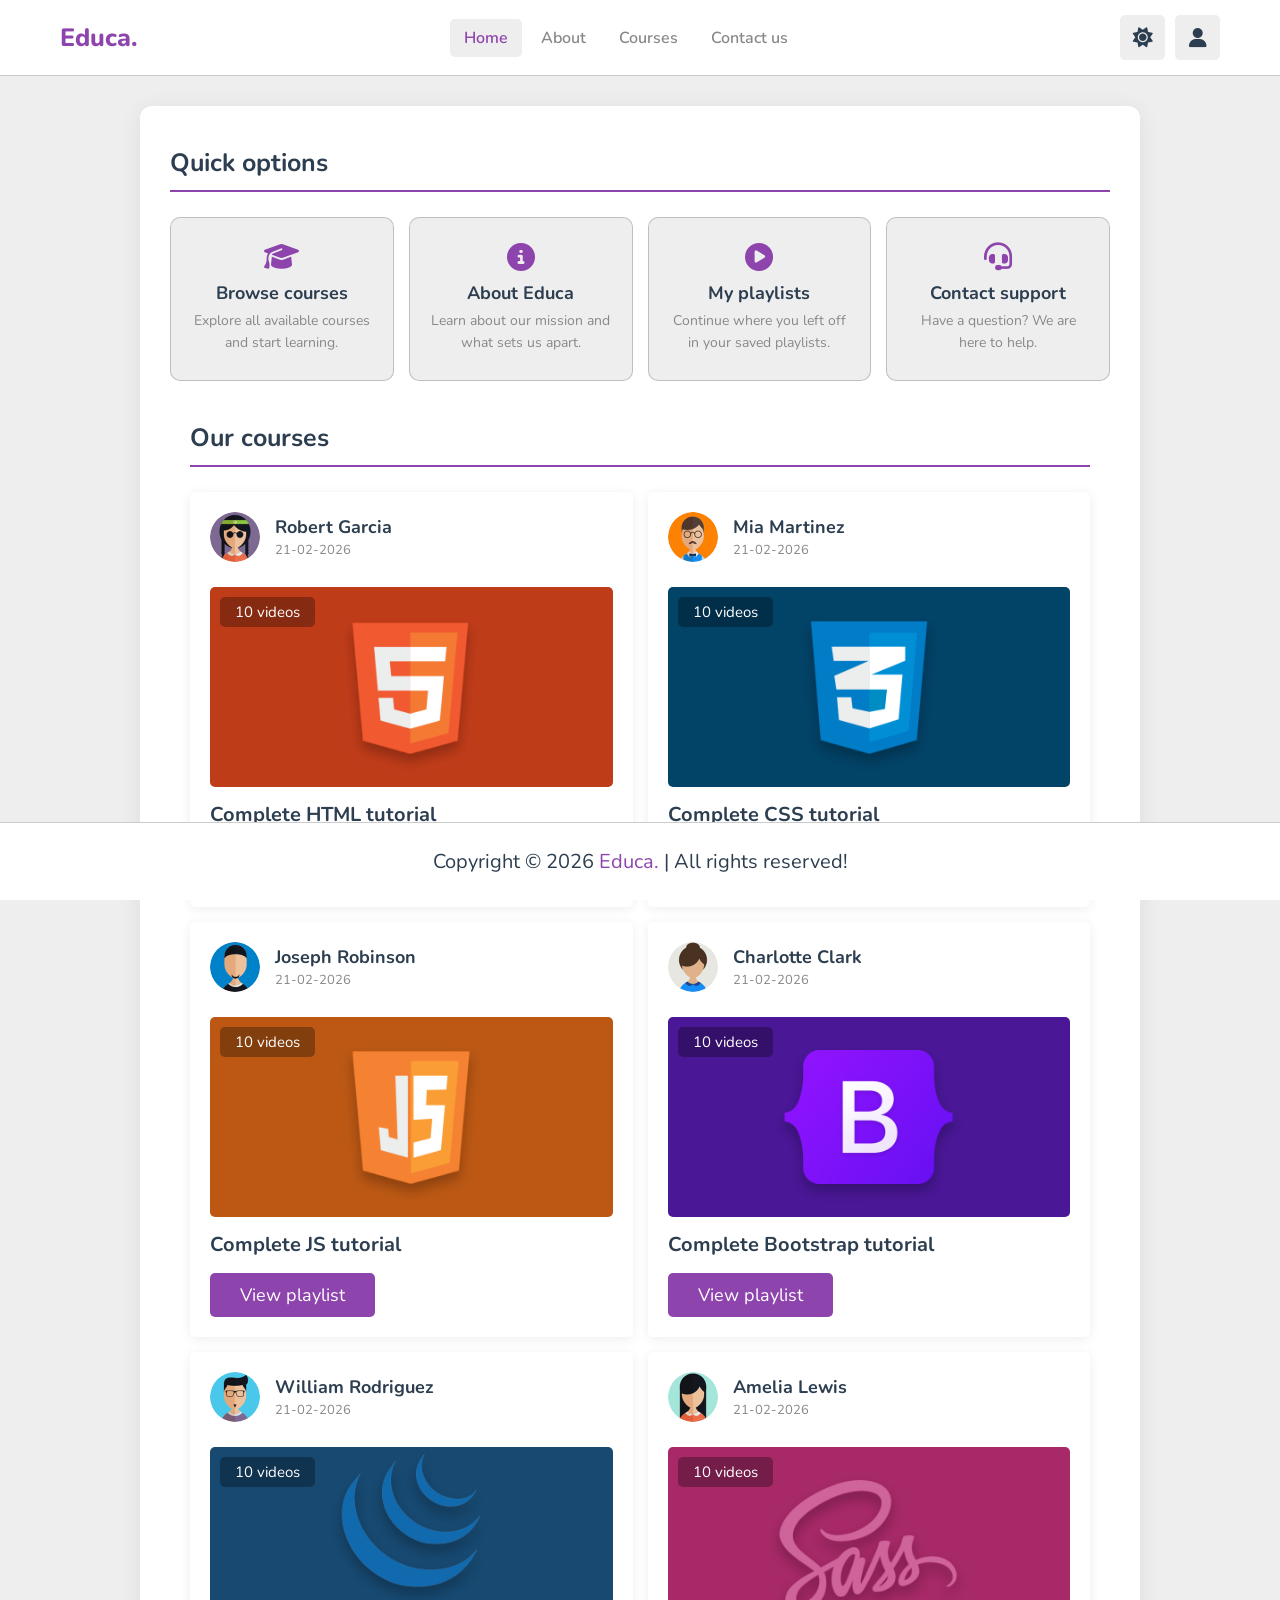
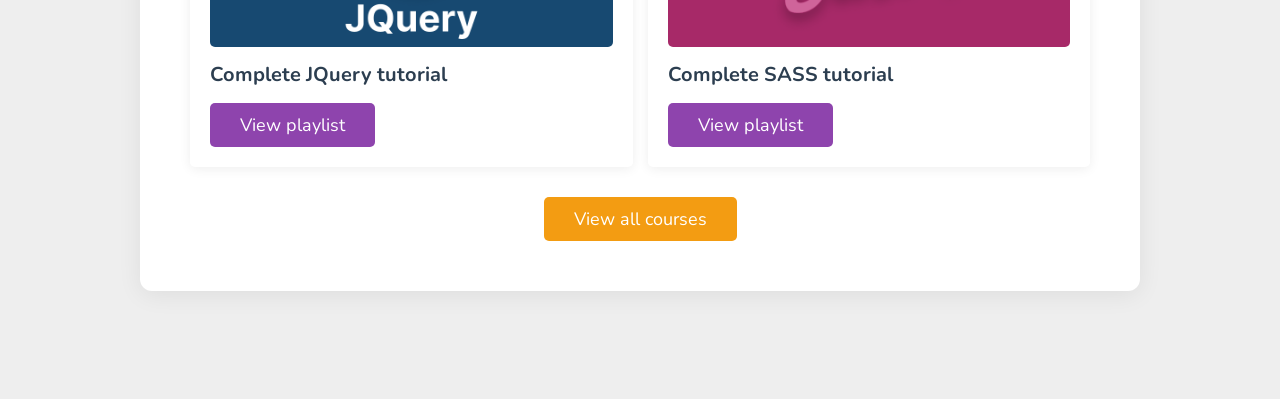
<file: home.html>
<!DOCTYPE html>
<html lang="en">

<head>
   <meta charset="UTF-8">
   <meta http-equiv="X-UA-Compatible" content="IE=edge">
   <meta name="viewport" content="width=device-width, initial-scale=1.0">
   <title>Home</title>

   <!-- font awesome cdn link  -->
   <link rel="stylesheet" href="https://cdnjs.cloudflare.com/ajax/libs/font-awesome/6.1.2/css/all.min.css">

   <!-- custom css file link  -->
   <link rel="stylesheet" href="css/style.css">

</head>

<body>

   <header class="header">

      <section class="flex">

         <a href="index.html" class="logo">Educa.</a>

         <nav class="header-nav">
            <a href="home.html" class="active-link">Home</a>
            <a href="about.html">About</a>
            <a href="courses.html">Courses</a>
            <a href="contact.html">Contact us</a>
         </nav>

         <div class="icons">
            <div id="toggle-btn" class="fas fa-sun"></div>
            <div id="user-btn" class="fas fa-user"></div>
         </div>

         <div class="profile">
            <img src="images/pic-1.jpg" class="image" alt="">
            <h3 class="name" id="header-user-name">Guest</h3>
            <p class="role">Student</p>
            <div class="flex-btn">
               <a href="login.html" class="option-btn">Login</a>
               <a href="register.html" class="option-btn">Register</a>
            </div>
         </div>

      </section>

   </header>

   <div class="page-wrapper">

   <section class="quick-nav">
      <h1 class="heading">Quick options</h1>
      <div class="quick-grid">

         <a href="courses.html" class="qcard">
            <i class="fas fa-graduation-cap"></i>
            <h3>Browse courses</h3>
            <p>Explore all available courses and start learning.</p>
         </a>

         <a href="about.html" class="qcard">
            <i class="fas fa-info-circle"></i>
            <h3>About Educa</h3>
            <p>Learn about our mission and what sets us apart.</p>
         </a>

         <a href="playlist.html" class="qcard">
            <i class="fas fa-play-circle"></i>
            <h3>My playlists</h3>
            <p>Continue where you left off in your saved playlists.</p>
         </a>

         <a href="contact.html" class="qcard">
            <i class="fas fa-headset"></i>
            <h3>Contact support</h3>
            <p>Have a question? We are here to help.</p>
         </a>

      </div>
   </section>



   <section class="courses">

      <h1 class="heading">Our courses</h1>

      <div class="box-container">

         <div class="box">
            <div class="tutor">
               <img src="images/pic-2.jpg" alt="">
               <div class="info">
                  <h3>Robert Garcia</h3>
                  <span>21-02-2026</span>
               </div>
            </div>
            <div class="thumb">
               <img src="images/thumb-1.png" alt="">
               <span>10 videos</span>
            </div>
            <h3 class="title">Complete HTML tutorial</h3>
            <a href="playlist.html" class="inline-btn">View playlist</a>
         </div>

         <div class="box">
            <div class="tutor">
               <img src="images/pic-3.jpg" alt="">
               <div class="info">
                  <h3>Mia Martinez</h3>
                  <span>21-02-2026</span>
               </div>
            </div>
            <div class="thumb">
               <img src="images/thumb-2.png" alt="">
               <span>10 videos</span>
            </div>
            <h3 class="title">Complete CSS tutorial</h3>
            <a href="playlist.html" class="inline-btn">View playlist</a>
         </div>

         <div class="box">
            <div class="tutor">
               <img src="images/pic-4.jpg" alt="">
               <div class="info">
                  <h3>Joseph Robinson</h3>
                  <span>21-02-2026</span>
               </div>
            </div>
            <div class="thumb">
               <img src="images/thumb-3.png" alt="">
               <span>10 videos</span>
            </div>
            <h3 class="title">Complete JS tutorial</h3>
            <a href="playlist.html" class="inline-btn">View playlist</a>
         </div>

         <div class="box">
            <div class="tutor">
               <img src="images/pic-5.jpg" alt="">
               <div class="info">
                  <h3>Charlotte Clark</h3>
                  <span>21-02-2026</span>
               </div>
            </div>
            <div class="thumb">
               <img src="images/thumb-4.png" alt="">
               <span>10 videos</span>
            </div>
            <h3 class="title">Complete Bootstrap tutorial</h3>
            <a href="playlist.html" class="inline-btn">View playlist</a>
         </div>

         <div class="box">
            <div class="tutor">
               <img src="images/pic-6.jpg" alt="">
               <div class="info">
                  <h3>William Rodriguez</h3>
                  <span>21-02-2026</span>
               </div>
            </div>
            <div class="thumb">
               <img src="images/thumb-5.png" alt="">
               <span>10 videos</span>
            </div>
            <h3 class="title">Complete JQuery tutorial</h3>
            <a href="playlist.html" class="inline-btn">View playlist</a>
         </div>

         <div class="box">
            <div class="tutor">
               <img src="images/pic-7.jpg" alt="">
               <div class="info">
                  <h3>Amelia Lewis</h3>
                  <span>21-02-2026</span>
               </div>
            </div>
            <div class="thumb">
               <img src="images/thumb-6.png" alt="">
               <span>10 videos</span>
            </div>
            <h3 class="title">Complete SASS tutorial</h3>
            <a href="playlist.html" class="inline-btn">View playlist</a>
         </div>

      </div>

      <div class="more-btn">
         <a href="courses.html" class="inline-option-btn">View all courses</a>
      </div>

   </section>

   </div>

   <footer class="footer">
      Copyright &copy; 2026 <span style="color: var(--main-color);">Educa.</span> | All rights reserved!
   </footer>

   <!-- custom js file link  -->
   <script src="js/script.js"></script>
   <script src="js/auth.js"></script>


</body>

</html>
</file>
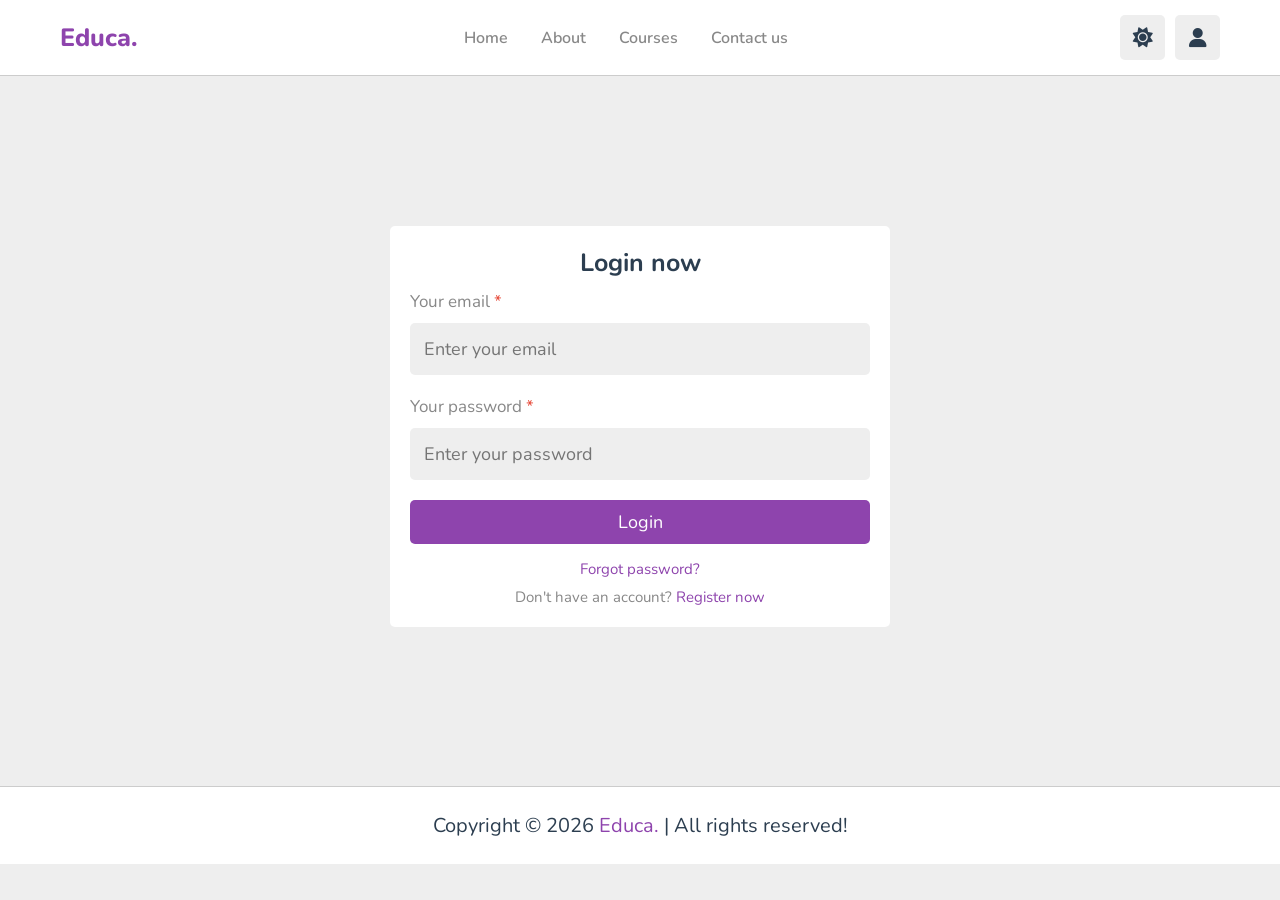
<file: login.html>
<!DOCTYPE html>
<html lang="en">

<head>
   <meta charset="UTF-8">
   <meta http-equiv="X-UA-Compatible" content="IE=edge">
   <meta name="viewport" content="width=device-width, initial-scale=1.0">
   <title>Login - Educa.</title>

   <!-- font awesome cdn link  -->
   <link rel="stylesheet" href="https://cdnjs.cloudflare.com/ajax/libs/font-awesome/6.1.2/css/all.min.css">

   <!-- custom css file link  -->
   <link rel="stylesheet" href="css/style.css">

</head>

<body>

   <header class="header">

      <section class="flex">

         <a href="index.html" class="logo">Educa.</a>

         <nav class="header-nav">
            <a href="home.html">Home</a>
            <a href="about.html">About</a>
            <a href="courses.html">Courses</a>
            <a href="contact.html">Contact us</a>
         </nav>

         <div class="icons">
            <div id="toggle-btn" class="fas fa-sun"></div>
            <div id="user-btn" class="fas fa-user"></div>
         </div>

         <div class="profile">
            <img src="images/pic-1.jpg" class="image" alt="">
            <h3 class="name" id="header-user-name">Guest</h3>
            <p class="role">Student</p>
            <div class="flex-btn">
               <a href="login.html" class="option-btn">Login</a>
               <a href="register.html" class="option-btn">Register</a>
            </div>
         </div>

      </section>

   </header>

   <section class="form-container">

      <form id="login-form" onsubmit="return false;">
         <h3>Login now</h3>
         <p>Your email <span>*</span></p>
         <input type="email" id="login-email" placeholder="Enter your email" required maxlength="50" class="box">
         <p>Your password <span>*</span></p>
         <input type="password" id="login-pass" placeholder="Enter your password" required maxlength="20" class="box">
         <p id="login-error" style="color: var(--red); font-size: 1.4rem; display:none; padding-top:0.5rem;"></p>
         <p id="login-success" style="color: #27ae60; font-size: 1.4rem; display:none; padding-top:0.5rem;"></p>
         <button type="button" onclick="handleLogin()" class="btn" id="login-submit-btn">Login</button>
         <p style="padding-top: 1.5rem; font-size: 1.5rem; text-align:center;">
            <a href="forgot-password.html" style="color: var(--main-color);">Forgot password?</a>
         </p>
         <p style="padding-top: 0.8rem; font-size: 1.5rem; text-align:center; color: var(--light-color);">
            Don't have an account? <a href="register.html" style="color: var(--main-color);">Register now</a>
         </p>
      </form>

   </section>

   <footer class="footer">
      Copyright &copy; 2026 <span style="color: var(--main-color);">Educa.</span> | All rights reserved!
   </footer>

   <!-- custom js file link  -->
   <script src="js/script.js"></script>
   <script src="js/auth.js"></script>

   <script>
      function handleLogin() {
         const email = document.getElementById('login-email').value.trim();
         const pass = document.getElementById('login-pass').value;
         const errorEl = document.getElementById('login-error');
         const successEl = document.getElementById('login-success');

         errorEl.style.display = 'none';
         successEl.style.display = 'none';

         if (!email || !pass) {
            errorEl.textContent = 'Please fill in all fields.';
            errorEl.style.display = 'block';
            return;
         }

         const result = loginUser(email, pass);
         if (result.success) {
            successEl.textContent = result.message + ' Redirecting...';
            successEl.style.display = 'block';
            setTimeout(() => { window.location.href = 'home.html'; }, 1000);
         } else {
            errorEl.textContent = result.message;
            errorEl.style.display = 'block';
         }
      }
   </script>

</body>

</html>
</file>
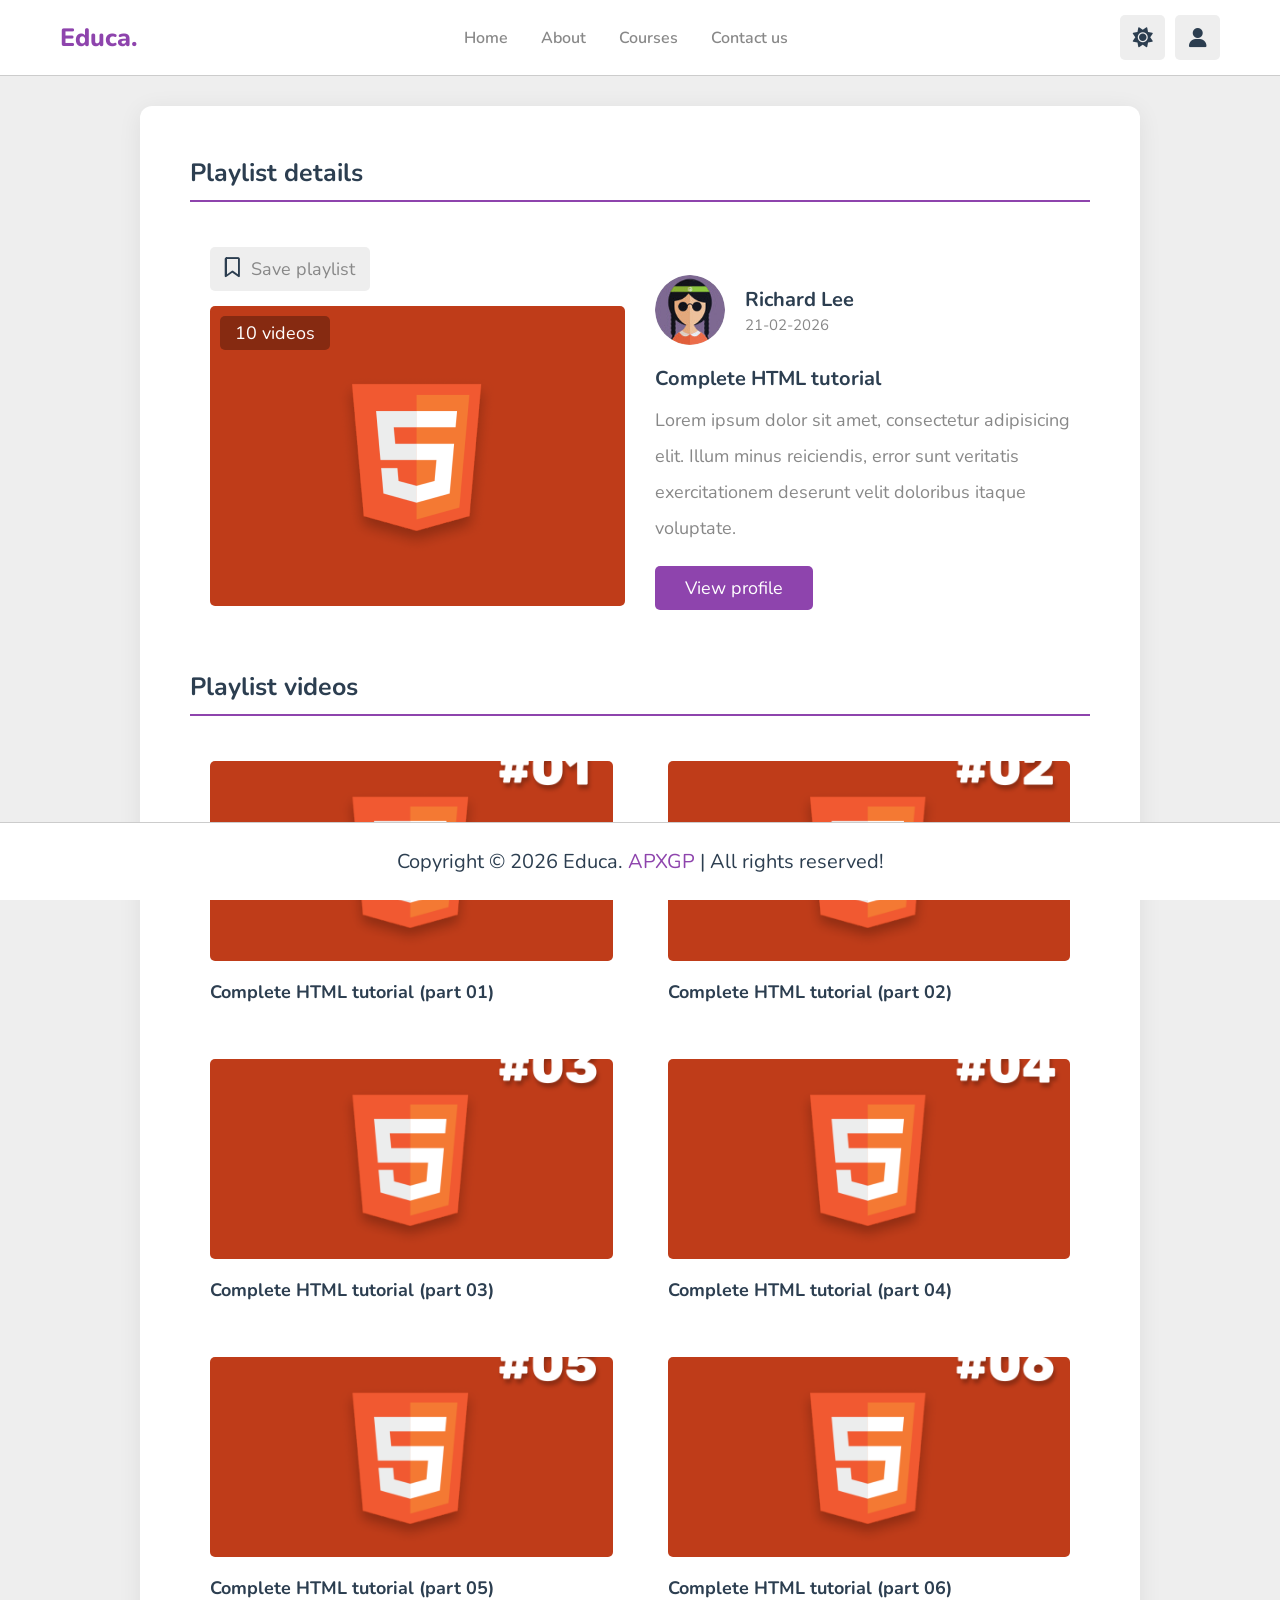
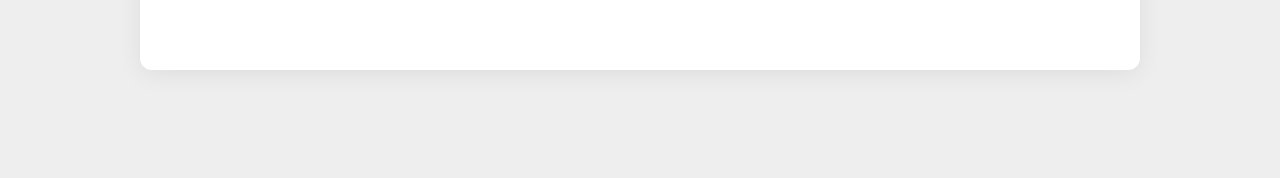
<file: playlist.html>
<!DOCTYPE html>
<html lang="en">

<head>
   <meta charset="UTF-8">
   <meta http-equiv="X-UA-Compatible" content="IE=edge">
   <meta name="viewport" content="width=device-width, initial-scale=1.0">
   <title>Video playlist</title>

   <!-- font awesome cdn link  -->
   <link rel="stylesheet" href="https://cdnjs.cloudflare.com/ajax/libs/font-awesome/6.1.2/css/all.min.css">

   <!-- custom css file link  -->
   <link rel="stylesheet" href="css/style.css">

</head>

<body>

   <header class="header">

      <section class="flex">

         <a href="index.html" class="logo">Educa.</a>

         <nav class="header-nav">
            <a href="home.html">Home</a>
            <a href="about.html">About</a>
            <a href="courses.html">Courses</a>
            <a href="contact.html">Contact us</a>
         </nav>

         <div class="icons">
            <div id="toggle-btn" class="fas fa-sun"></div>
            <div id="user-btn" class="fas fa-user"></div>
         </div>

         <div class="profile">
            <img src="images/pic-1.jpg" class="image" alt="">
            <h3 class="name" id="header-user-name">Guest</h3>
            <p class="role">Student</p>
            <div class="flex-btn">
               <a href="login.html" class="option-btn">Login</a>
               <a href="register.html" class="option-btn">Register</a>
            </div>
         </div>

      </section>

   </header>

   <div class="page-wrapper">

   <section class="playlist-details">

      <h1 class="heading">Playlist details</h1>

      <div class="row">

         <div class="column">
            <form action="" method="post" class="save-playlist">
               <button type="submit"><i class="far fa-bookmark"></i> <span>Save playlist</span></button>
            </form>

            <div class="thumb">
               <img src="images/thumb-1.png" alt="">
               <span>10 videos</span>
            </div>
         </div>
         <div class="column">
            <div class="tutor">
               <img src="images/pic-2.jpg" alt="">
               <div>
                  <h3>Richard Lee</h3>
                  <span>21-02-2026</span>
               </div>
            </div>

            <div class="details">
               <h3>Complete HTML tutorial</h3>
               <p>Lorem ipsum dolor sit amet, consectetur adipisicing elit. Illum minus reiciendis, error sunt veritatis
                  exercitationem deserunt velit doloribus itaque voluptate.</p>
               <a href="teacher_profile.html" class="inline-btn">View profile</a>
            </div>
         </div>
      </div>

   </section>

   <section class="playlist-videos">

      <h1 class="heading">Playlist videos</h1>

      <div class="box-container">

         <a class="box" href="watch-video.html">
            <i class="fas fa-play"></i>
            <img src="images/post-1-1.png" alt="">
            <h3>Complete HTML tutorial (part 01)</h3>
         </a>

         <a class="box" href="watch-video.html">
            <i class="fas fa-play"></i>
            <img src="images/post-1-2.png" alt="">
            <h3>Complete HTML tutorial (part 02)</h3>
         </a>

         <a class="box" href="watch-video.html">
            <i class="fas fa-play"></i>
            <img src="images/post-1-3.png" alt="">
            <h3>Complete HTML tutorial (part 03)</h3>
         </a>

         <a class="box" href="watch-video.html">
            <i class="fas fa-play"></i>
            <img src="images/post-1-4.png" alt="">
            <h3>Complete HTML tutorial (part 04)</h3>
         </a>

         <a class="box" href="watch-video.html">
            <i class="fas fa-play"></i>
            <img src="images/post-1-5.png" alt="">
            <h3>Complete HTML tutorial (part 05)</h3>
         </a>

         <a class="box" href="watch-video.html">
            <i class="fas fa-play"></i>
            <img src="images/post-1-6.png" alt="">
            <h3>Complete HTML tutorial (part 06)</h3>
         </a>

      </div>

   </section>

   </div>

   <footer class="footer">
      Copyright &copy; 2026 Educa. <span style="color: var(--main-color);">APXGP</span> | All rights reserved!
   </footer>

   <!-- custom js file link  -->
   <script src="js/script.js"></script>
   <script src="js/auth.js"></script>

</body>

</html>
</file>
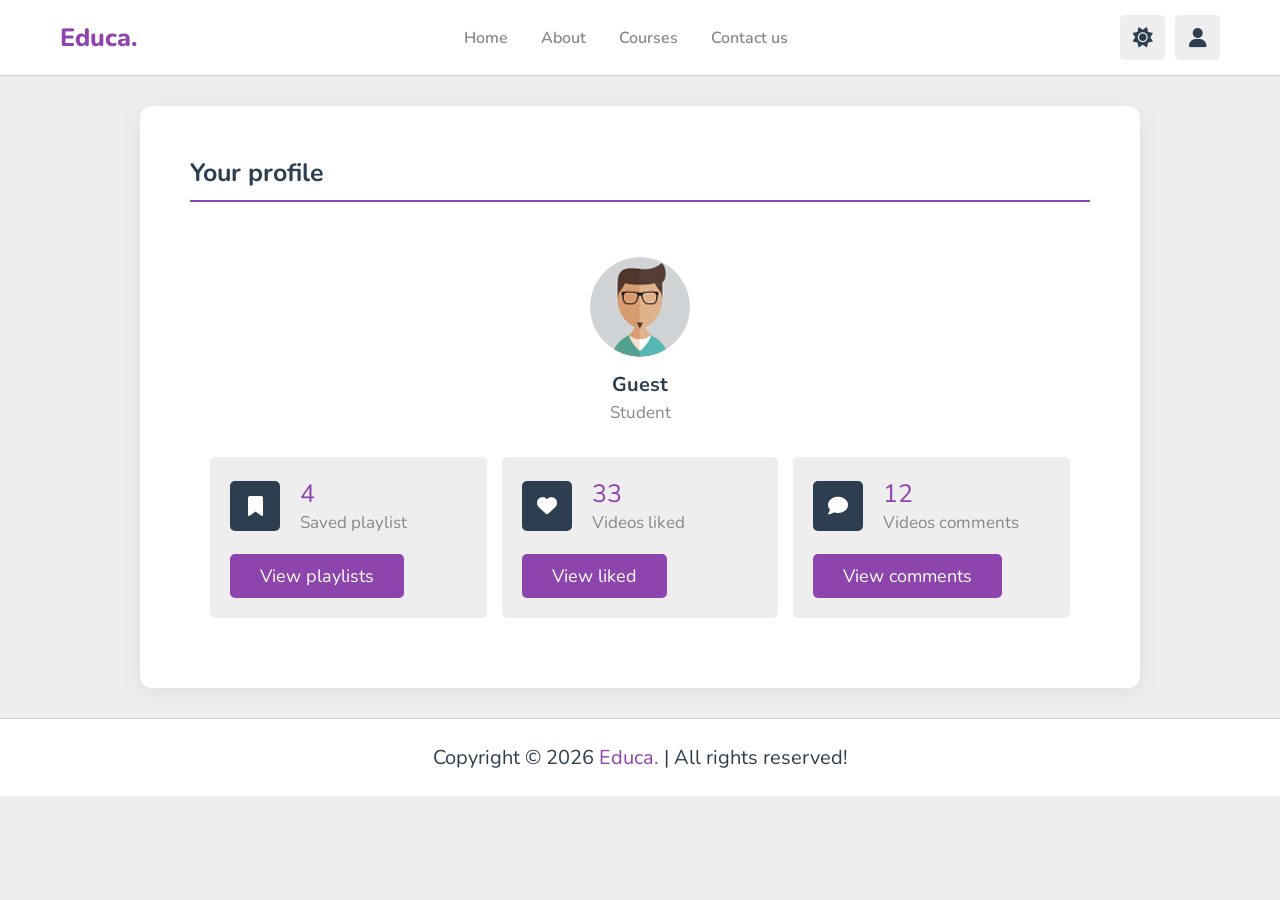
<file: profile.html>
<!DOCTYPE html>
<html lang="en">

<head>
   <meta charset="UTF-8">
   <meta http-equiv="X-UA-Compatible" content="IE=edge">
   <meta name="viewport" content="width=device-width, initial-scale=1.0">
   <title>Profile</title>

   <!-- font awesome cdn link  -->
   <link rel="stylesheet" href="https://cdnjs.cloudflare.com/ajax/libs/font-awesome/6.1.2/css/all.min.css">

   <!-- custom css file link  -->
   <link rel="stylesheet" href="css/style.css">

</head>

<body>

   <header class="header">

      <section class="flex">

         <a href="index.html" class="logo">Educa.</a>

         <nav class="header-nav">
            <a href="home.html">Home</a>
            <a href="about.html">About</a>
            <a href="courses.html">Courses</a>
            <a href="contact.html">Contact us</a>
         </nav>

         <div class="icons">
            <div id="toggle-btn" class="fas fa-sun"></div>
            <div id="user-btn" class="fas fa-user"></div>
         </div>

         <div class="profile">
            <img src="images/pic-1.jpg" class="image" alt="">
            <h3 class="name" id="header-user-name">Guest</h3>
            <p class="role">Student</p>
            <div class="flex-btn">
               <a href="login.html" class="option-btn">Login</a>
               <a href="register.html" class="option-btn">Register</a>
            </div>
         </div>

      </section>

   </header>

   <div class="page-wrapper">

   <section class="user-profile">

      <h1 class="heading">Your profile</h1>

      <div class="info">

         <div class="user">
            <img src="images/pic-1.jpg" alt="">
            <h3 id="profile-user-name">Guest</h3>
            <p>Student</p>
         </div>

         <div class="box-container">

            <div class="box">
               <div class="flex">
                  <i class="fas fa-bookmark"></i>
                  <div>
                     <span>4</span>
                     <p>Saved playlist</p>
                  </div>
               </div>
               <a href="#" class="inline-btn">View playlists</a>
            </div>

            <div class="box">
               <div class="flex">
                  <i class="fas fa-heart"></i>
                  <div>
                     <span>33</span>
                     <p>Videos liked</p>
                  </div>
               </div>
               <a href="#" class="inline-btn">View liked</a>
            </div>

            <div class="box">
               <div class="flex">
                  <i class="fas fa-comment"></i>
                  <div>
                     <span>12</span>
                     <p>Videos comments</p>
                  </div>
               </div>
               <a href="#" class="inline-btn">View comments</a>
            </div>

         </div>
      </div>

   </section>

   </div>

   <footer class="footer">
      Copyright &copy; 2026 <span style="color: var(--main-color);">Educa.</span> | All rights reserved!
   </footer>

   <!-- custom js file link  -->
   <script src="js/script.js"></script>
   <script src="js/auth.js"></script>

</body>

</html>
</file>
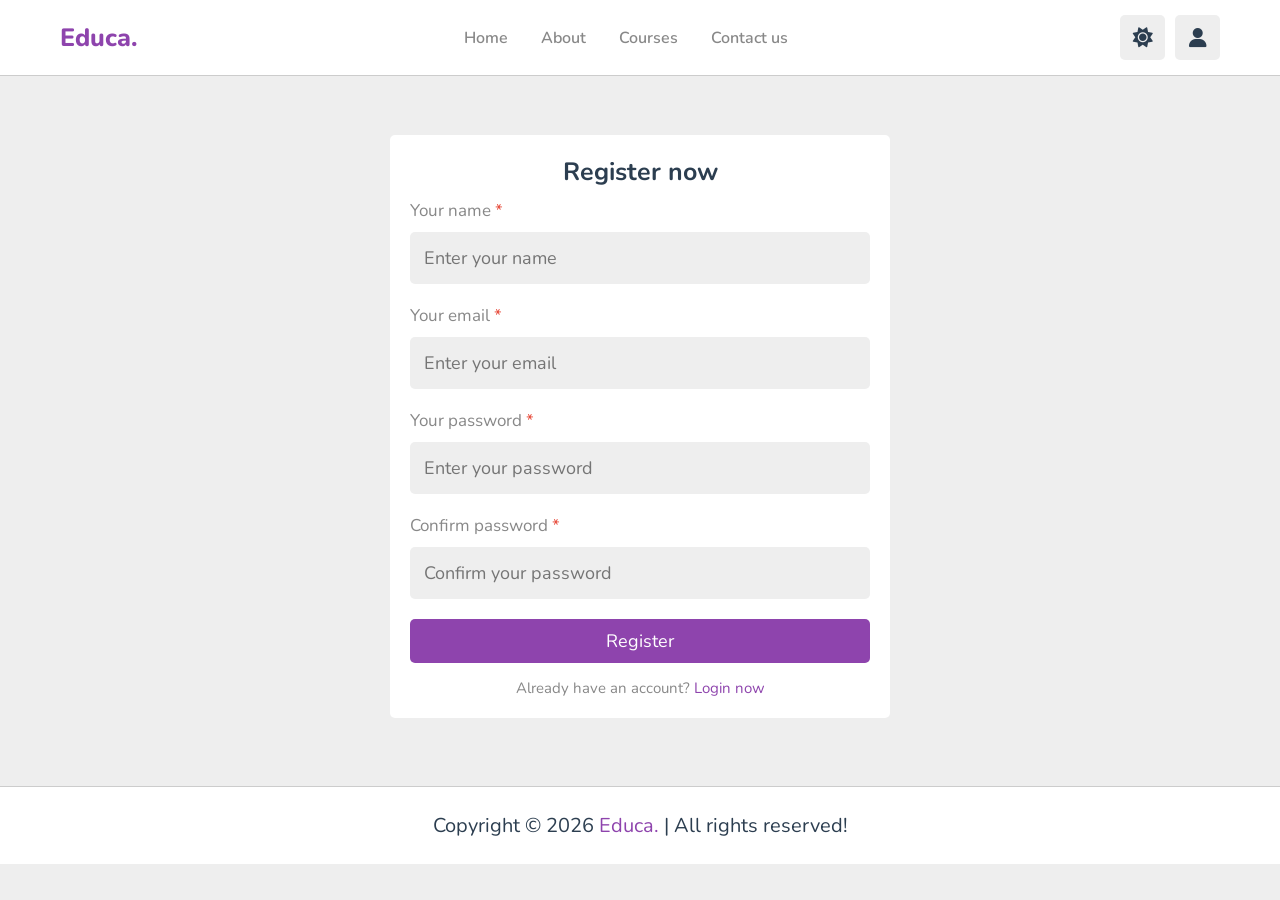
<file: register.html>
<!DOCTYPE html>
<html lang="en">
<head>
   <meta charset="UTF-8">
   <meta http-equiv="X-UA-Compatible" content="IE=edge">
   <meta name="viewport" content="width=device-width, initial-scale=1.0">
   <title>Register - Educa.</title>
   <link rel="stylesheet" href="https://cdnjs.cloudflare.com/ajax/libs/font-awesome/6.1.2/css/all.min.css">
   <link rel="stylesheet" href="css/style.css">
</head>
<body>
   <header class="header">
      <section class="flex">
         <a href="index.html" class="logo">Educa.</a>
         <nav class="header-nav">
            <a href="home.html">Home</a>
            <a href="about.html">About</a>
            <a href="courses.html">Courses</a>
            <a href="contact.html">Contact us</a>
         </nav>
         <div class="icons">
            <div id="toggle-btn" class="fas fa-sun"></div>
            <div id="user-btn" class="fas fa-user"></div>
         </div>
         <div class="profile">
            <img src="images/pic-1.jpg" class="image" alt="">
            <h3 class="name" id="header-user-name">Guest</h3>
            <p class="role">Student</p>
            <div class="flex-btn">
               <a href="login.html" class="option-btn">Login</a>
               <a href="register.html" class="option-btn">Register</a>
            </div>
         </div>
      </section>
   </header>
   <section class="form-container">
      <form id="register-form" onsubmit="return false;">
         <h3>Register now</h3>
         <p>Your name <span>*</span></p>
         <input type="text" id="reg-name" placeholder="Enter your name" required maxlength="50" class="box">
         <p>Your email <span>*</span></p>
         <input type="email" id="reg-email" placeholder="Enter your email" required maxlength="50" class="box">
         <p>Your password <span>*</span></p>
         <input type="password" id="reg-pass" placeholder="Enter your password" required maxlength="20" class="box">
         <p>Confirm password <span>*</span></p>
         <input type="password" id="reg-cpass" placeholder="Confirm your password" required maxlength="20" class="box">
         <p id="reg-error" style="color: var(--red); font-size: 1.4rem; display:none; padding-top:0.5rem;"></p>
         <p id="reg-success" style="color: #27ae60; font-size: 1.4rem; display:none; padding-top:0.5rem;"></p>
         <button type="button" onclick="handleRegister()" class="btn" id="register-submit-btn">Register</button>
         <p style="padding-top: 1.5rem; font-size: 1.5rem; text-align:center; color: var(--light-color);">
            Already have an account? <a href="login.html" style="color: var(--main-color);">Login now</a>
         </p>
      </form>
   </section>
   <footer class="footer">
      Copyright &copy; 2026 <span style="color: var(--main-color);">Educa.</span> | All rights reserved!
   </footer>
   <script src="js/script.js"></script>
   <script src="js/auth.js"></script>
   <script>
      function handleRegister() {
         const name = document.getElementById('reg-name').value.trim();
         const email = document.getElementById('reg-email').value.trim();
         const pass = document.getElementById('reg-pass').value;
         const cpass = document.getElementById('reg-cpass').value;
         const errorEl = document.getElementById('reg-error');
         const successEl = document.getElementById('reg-success');
         errorEl.style.display = 'none';
         successEl.style.display = 'none';
         if (!name || !email || !pass || !cpass) {
            errorEl.textContent = 'Please fill in all fields.';
            errorEl.style.display = 'block';
            return;
         }
         if (pass !== cpass) {
            errorEl.textContent = 'Passwords do not match!';
            errorEl.style.display = 'block';
            return;
         }
         if (pass.length < 4) {
            errorEl.textContent = 'Password must be at least 4 characters.';
            errorEl.style.display = 'block';
            return;
         }
         const result = registerUser(name, email, pass);
         if (result.success) {
            successEl.textContent = result.message + ' Redirecting...';
            successEl.style.display = 'block';
            setTimeout(() => { window.location.href = 'home.html'; }, 1000);
         } else {
            errorEl.textContent = result.message;
            errorEl.style.display = 'block';
         }
      }
   </script>
</body>
</html>
</file>
<file: css/style.css>
@import url('https://fonts.googleapis.com/css2?family=Nunito:wght@200;300;400;500;600;700&display=swap');

:root {
   --main-color: #8e44ad;
   --red: #e74c3c;
   --orange: #f39c12;
   --light-color: #888;
   --light-bg: #eee;
   --black: #2c3e50;
   --white: #fff;
   --border: .1rem solid rgba(0, 0, 0, .2);
   --card-shadow: 0 2px 12px rgba(0, 0, 0, 0.07);
}

* {
   font-family: 'Nunito', sans-serif;
   margin: 0;
   padding: 0;
   box-sizing: border-box;
   outline: none;
   border: none;
   text-decoration: none;
}

*::selection {
   background-color: var(--main-color);
   color: #fff;
}

html {
   font-size: 62.5%;
   overflow-x: hidden;
}

html::-webkit-scrollbar {
   width: 1rem;
   height: .5rem;
}

html::-webkit-scrollbar-track {
   background-color: transparent;
}

html::-webkit-scrollbar-thumb {
   background-color: var(--main-color);
}

body {
   background-color: var(--light-bg);
   padding-left: 0;
}

body.dark {
   --light-color: #aaa;
   --light-bg: #333;
   --black: #fff;
   --white: #222;
   --border: .1rem solid rgba(255, 255, 255, .2);
   --card-shadow: 0 2px 12px rgba(0, 0, 0, 0.28);
}



section {
   padding: 2rem;
   margin: 0 auto;
   max-width: 1200px;
}

.heading {
   font-size: 2.5rem;
   color: var(--black);
   margin-bottom: 2.5rem;
   border-bottom: 2px solid var(--main-color);
   padding-bottom: 1rem;
}

.inline-btn,
.inline-option-btn,
.inline-delete-btn,
.btn,
.delete-btn,
.option-btn {
   border-radius: .5rem;
   color: #fff;
   font-size: 1.8rem;
   cursor: pointer;
   padding: 1rem 3rem;
   text-align: center;
   margin-top: 1rem;
}

.btn,
.delete-btn,
.option-btn {
   display: block;
   width: 100%;
}

.inline-btn,
.inline-option-btn,
.inline-delete-btn {
   display: inline-block;
}

.btn,
.inline-btn {
   background-color: var(--main-color);
}

.option-btn,
.inline-option-btn {
   background-color: var(--orange);
}

.delete-btn,
.inline-delete-btn {
   background-color: var(--red);
}

.inline-btn:hover,
.inline-option-btn:hover,
.inline-delete-btn:hover,
.btn:hover,
.delete-btn:hover,
.option-btn:hover {
   background-color: var(--black);
   color: var(--white);
   transform: translateY(-2px);
   box-shadow: 0 5px 16px rgba(0, 0, 0, 0.14);
}

.btn,
.inline-btn,
.option-btn,
.inline-option-btn {
   transition: transform 0.18s ease, box-shadow 0.18s ease;
}

.flex-btn {
   display: flex;
   gap: 1rem;
}

.header {
   position: sticky;
   top: 0;
   left: 0;
   right: 0;
   background-color: var(--white);
   z-index: 1000;
   border-bottom: var(--border);
}

.header .flex {
   display: flex;
   align-items: center;
   justify-content: space-between;
   position: relative;
   padding: 1.5rem 2rem;
}

.header .flex .logo {
   font-size: 2.5rem;
   color: var(--main-color);
   font-weight: 800;
   transition: opacity 0.18s ease;
}

.header .flex .logo:hover {
   opacity: 0.82;
}



.header .flex .icons div {
   font-size: 2rem;
   color: var(--black);
   background-color: var(--light-bg);
   border-radius: .5rem;
   height: 4.5rem;
   width: 4.5rem;
   line-height: 4.5rem;
   cursor: pointer;
   text-align: center;
   margin-left: .7rem;
}

.header .flex .icons div:hover {
   background-color: var(--black);
   color: var(--white);
}


/* === Header Nav (horizontal) === */
.header-nav {
   display: flex;
   align-items: center;
   gap: 0.5rem;
   margin: 0 auto;
}

.header-nav a {
   font-size: 1.6rem;
   color: var(--light-color);
   padding: 0.8rem 1.4rem;
   border-radius: 0.5rem;
   font-weight: 600;
   transition: color 0.18s ease, background-color 0.18s ease;
}

.header-nav a:hover {
   color: var(--main-color);
   background-color: var(--light-bg);
}

.header-nav a.active-link {
   color: var(--main-color);
   background-color: var(--light-bg);
}

/* === Profile Dropdown === */
.header .flex .profile {
   position: absolute;
   top: 120%;
   right: 2rem;
   background-color: var(--white);
   border-radius: 0.5rem;
   padding: 1.5rem;
   text-align: center;
   overflow: hidden;
   transform-origin: top right;
   transform: scale(0);
   transition: transform 0.2s linear;
   width: 25rem;
   border: var(--border);
   box-shadow: 0 4px 20px rgba(0,0,0,0.10);
   z-index: 1100;
}

.header .flex .profile.active {
   transform: scale(1);
}

.header .flex .profile .image {
   height: 8rem;
   width: 8rem;
   border-radius: 50%;
   object-fit: cover;
   margin-bottom: 0.8rem;
}

.header .flex .profile .name {
   font-size: 1.8rem;
   color: var(--black);
   overflow: hidden;
   text-overflow: ellipsis;
   white-space: nowrap;
}

.header .flex .profile .role {
   font-size: 1.5rem;
   color: var(--light-color);
   margin-bottom: 1rem;
}

.home-grid .box-container {
   display: grid;
   grid-template-columns: repeat(auto-fit, 27.5rem);
   gap: 1.5rem;
   justify-content: center;
   align-items: flex-start;
}

.home-grid .box-container .box {
   background-color: var(--white);
   border-radius: .5rem;
   padding: 2rem;
}

.home-grid .box-container .box .title {
   font-size: 2rem;
   color: var(--black);
}

.home-grid .box-container .box .flex {
   display: flex;
   flex-wrap: wrap;
   gap: 1.5rem;
   margin-top: 2rem;
}

.home-grid .box-container .flex a {
   background-color: var(--light-bg);
   border-radius: .5rem;
   padding: 1rem 1.5rem;
   font-size: 1.5rem;
}

.home-grid .box-container .flex a i {
   margin-right: 1rem;
   color: var(--black);
}

.home-grid .box-container .flex a span {
   color: var(--light-color);
}

.home-grid .box-container .flex a:hover {
   background-color: var(--black);
}

.home-grid .box-container .flex a:hover span {
   color: var(--white);
}

.home-grid .box-container .flex a:hover i {
   color: var(--white);
}

.home-grid .box-container .tutor {
   padding: 1rem 0;
   font-size: 1.8rem;
   color: var(--light-color);
   line-height: 2;
}

.home-grid .box-container .likes {
   color: var(--light-color);
   font-size: 1.7rem;
   margin-top: 1.5rem;
}

.home-grid .box-container .likes span {
   color: var(--main-color);
}

.about .row {
   display: flex;
   align-items: center;
   flex-wrap: wrap;
   gap: 1.5rem;
}

.about .row .image {
   flex: 1 1 40rem;
}

.about .row .image img {
   width: 100%;
   height: 50rem;
}

.about .row .content {
   flex: 1 1 40rem;
}

.about .row .content p {
   font-size: 1.7rem;
   line-height: 2;
   color: var(--light-color);
   padding: 1rem 0;
}

.about .row .content h3 {
   font-size: 3rem;
   color: var(--black);
}

.about .box-container {
   display: grid;
   grid-template-columns: repeat(auto-fit, minmax(27rem, 1fr));
   gap: 1.5rem;
   justify-content: center;
   align-items: flex-start;
   margin-top: 3rem;
}

.about .box-container .box {
   border-radius: .5rem;
   background-color: var(--white);
   padding: 2rem;
   display: flex;
   align-items: center;
   gap: 2.5rem;
}

.about .box-container .box i {
   font-size: 4rem;
   color: var(--main-color);
}

.about .box-container .box h3 {
   font-size: 2.5rem;
   color: var(--black);
   margin-bottom: .3rem;
}

.about .box-container .box p {
   font-size: 1.7rem;
   color: var(--light-color);
}

.reviews .box-container {
   display: grid;
   grid-template-columns: repeat(auto-fit, minmax(30rem, 1fr));
   gap: 1.5rem;
   justify-content: center;
   align-items: flex-start;
}

.reviews .box-container .box {
   border-radius: .5rem;
   background-color: var(--white);
   padding: 2rem;
}

.reviews .box-container .box p {
   line-height: 1.7;
   font-size: 1.7rem;
   color: var(--light-color);
}

.reviews .box-container .box .student {
   margin-top: 2rem;
   display: flex;
   align-items: center;
   gap: 1.5rem;
}

.reviews .box-container .box .student img {
   height: 5rem;
   width: 5rem;
   object-fit: cover;
   border-radius: 50%;
}

.reviews .box-container .box .student h3 {
   font-size: 2rem;
   color: var(--black);
   margin-bottom: .3rem;
}

.reviews .box-container .box .student .stars {
   font-size: 1.5rem;
   color: var(--orange);
}

.courses .box-container {
   display: grid;
   grid-template-columns: repeat(auto-fit, minmax(30rem, 1fr));
   gap: 1.5rem;
   justify-content: center;
   align-items: flex-start;
}

.courses .box-container .box {
   border-radius: .5rem;
   background-color: var(--white);
   padding: 2rem;
}

.courses .box-container .box .tutor {
   display: flex;
   align-items: center;
   gap: 1.5rem;
   margin-bottom: 2.5rem;
}

.courses .box-container .box .tutor img {
   height: 5rem;
   width: 5rem;
   border-radius: 50%;
   object-fit: cover;
}

.courses .box-container .box .tutor h3 {
   font-size: 1.8rem;
   color: var(--black);
   margin-bottom: .2rem;
}

.courses .box-container .box .tutor span {
   font-size: 1.3rem;
   color: var(--light-color);
}

.courses .box-container .box .thumb {
   position: relative;
}

.courses .box-container .box .thumb span {
   position: absolute;
   top: 1rem;
   left: 1rem;
   border-radius: .5rem;
   padding: .5rem 1.5rem;
   background-color: rgba(0, 0, 0, .3);
   color: #fff;
   font-size: 1.5rem;
}

.courses .box-container .box .thumb img {
   width: 100%;
   height: 20rem;
   object-fit: cover;
   border-radius: .5rem;
}

.courses .box-container .box .title {
   font-size: 2rem;
   color: var(--black);
   padding-bottom: .5rem;
   padding-top: 1rem;
}

.courses .more-btn {
   text-align: center;
   margin-top: 2rem;
}

.playlist-details .row {
   display: flex;
   align-items: flex-end;
   gap: 3rem;
   flex-wrap: wrap;
   background-color: var(--white);
   padding: 2rem;
}

.playlist-details .row .column {
   flex: 1 1 40rem;
}

.playlist-details .row .column .save-playlist {
   margin-bottom: 1.5rem;
}

.playlist-details .row .column .save-playlist button {
   border-radius: .5rem;
   background-color: var(--light-bg);
   padding: 1rem 1.5rem;
   cursor: pointer;
}

.playlist-details .row .column .save-playlist button i {
   font-size: 2rem;
   color: var(--black);
   margin-right: .8rem;
}

.playlist-details .row .column .save-playlist button span {
   font-size: 1.8rem;
   color: var(--light-color);
}

.playlist-details .row .column .save-playlist button:hover {
   background-color: var(--black);
}

.playlist-details .row .column .save-playlist button:hover i {
   color: var(--white);
}

.playlist-details .row .column .save-playlist button:hover span {
   color: var(--white);
}

.playlist-details .row .column .thumb {
   position: relative;
}

.playlist-details .row .column .thumb span {
   font-size: 1.8rem;
   color: #fff;
   background-color: rgba(0, 0, 0, .3);
   border-radius: .5rem;
   position: absolute;
   top: 1rem;
   left: 1rem;
   padding: .5rem 1.5rem;
}

.playlist-details .row .column .thumb img {
   height: 30rem;
   width: 100%;
   object-fit: cover;
   border-radius: .5rem;
}

.playlist-details .row .column .tutor {
   display: flex;
   align-items: center;
   gap: 2rem;
   margin-bottom: 2rem;
}

.playlist-details .row .column .tutor img {
   height: 7rem;
   width: 7rem;
   border-radius: 50%;
   object-fit: cover;
}

.playlist-details .row .column .tutor h3 {
   font-size: 2rem;
   color: var(--black);
   margin-bottom: .2rem;
}

.playlist-details .row .column .tutor span {
   font-size: 1.5rem;
   color: var(--light-color);
}

.playlist-details .row .column .details h3 {
   font-size: 2rem;
   color: var(--black);
}

.playlist-details .row .column .details p {
   padding: 1rem 0;
   line-height: 2;
   font-size: 1.8rem;
   color: var(--light-color);
}

.playlist-videos .box-container {
   display: grid;
   grid-template-columns: repeat(auto-fit, minmax(30rem, 1fr));
   gap: 1.5rem;
   justify-content: center;
   align-items: flex-start;
}

.playlist-videos .box-container .box {
   background-color: var(--white);
   border-radius: .5rem;
   padding: 2rem;
   position: relative;
}

.playlist-videos .box-container .box i {
   position: absolute;
   top: 2rem;
   left: 2rem;
   right: 2rem;
   height: 20rem;
   border-radius: .5rem;
   background-color: rgba(0, 0, 0, .3);
   display: flex;
   align-items: center;
   justify-content: center;
   font-size: 5rem;
   color: #fff;
   display: none;
}

.playlist-videos .box-container .box:hover i {
   display: flex;
}

.playlist-videos .box-container .box img {
   width: 100%;
   height: 20rem;
   object-fit: cover;
   border-radius: .5rem;
}

.playlist-videos .box-container .box h3 {
   margin-top: 1.5rem;
   font-size: 1.8rem;
   color: var(--black);
}

.playlist-videos .box-container .box:hover h3 {
   color: var(--main-color);
}

.watch-video .video-container {
   background-color: var(--white);
   border-radius: .5rem;
   padding: 2rem;
}

.watch-video .video-container .video {
   position: relative;
   margin-bottom: 1.5rem;
}

.watch-video .video-container .video video {
   border-radius: .5rem;
   width: 100%;
   object-fit: contain;
   background-color: #000;
}

.watch-video .video-container .title {
   font-size: 2rem;
   color: var(--black);
}

.watch-video .video-container .info {
   display: flex;
   margin-top: 1.5rem;
   margin-bottom: 2rem;
   border-bottom: var(--border);
   padding-bottom: 1.5rem;
   gap: 2.5rem;
   align-items: center;
}

.watch-video .video-container .info p {
   font-size: 1.6rem;
}

.watch-video .video-container .info p span {
   color: var(--light-color);
}

.watch-video .video-container .info i {
   margin-right: 1rem;
   color: var(--main-color);
}

.watch-video .video-container .tutor {
   display: flex;
   align-items: center;
   gap: 2rem;
   margin-bottom: 1rem;
}

.watch-video .video-container .tutor img {
   border-radius: 50%;
   height: 5rem;
   width: 5rem;
   object-fit: cover;
}

.watch-video .video-container .tutor h3 {
   font-size: 2rem;
   color: var(--black);
   margin-bottom: .2rem;
}

.watch-video .video-container .tutor span {
   font-size: 1.5rem;
   color: var(--light-color);
}

.watch-video .video-container .flex {
   display: flex;
   align-items: center;
   justify-content: space-between;
   gap: 1.5rem;
}

.watch-video .video-container .flex button {
   border-radius: .5rem;
   padding: 1rem 1.5rem;
   font-size: 1.8rem;
   cursor: pointer;
   background-color: var(--light-bg);
}

.watch-video .video-container .flex button i {
   margin-right: 1rem;
   color: var(--black);
}

.watch-video .video-container .flex button span {
   color: var(--light-color);
}

.watch-video .video-container .flex button:hover {
   background-color: var(--black);
}

.watch-video .video-container .flex button:hover i {
   color: var(--white);
}

.watch-video .video-container .flex button:hover span {
   color: var(--white);
}

.watch-video .video-container .description {
   line-height: 1.5;
   font-size: 1.7rem;
   color: var(--light-color);
   margin-top: 2rem;
}

.comments .add-comment {
   background-color: var(--white);
   border-radius: .5rem;
   padding: 2rem;
   margin-bottom: 3rem;
}

.comments .add-comment h3 {
   font-size: 2rem;
   color: var(--black);
   margin-bottom: 1rem;
}

.comments .add-comment textarea {
   height: 20rem;
   resize: none;
   background-color: var(--light-bg);
   border-radius: .5rem;
   border: var(--border);
   padding: 1.4rem;
   font-size: 1.8rem;
   color: var(--black);
   width: 100%;
   margin: .5rem 0;
}

.comments .box-container {
   display: grid;
   gap: 2.5rem;
   background-color: var(--white);
   padding: 2rem;
   border-radius: .5rem;
}

.comments .box-container .box .user {
   display: flex;
   align-items: center;
   gap: 1.5rem;
   margin-bottom: 2rem;
}

.comments .box-container .box .user img {
   height: 5rem;
   width: 5rem;
   border-radius: 50%;
}

.comments .box-container .box .user h3 {
   font-size: 2rem;
   color: var(--black);
   margin-bottom: .2rem;
}

.comments .box-container .box .user span {
   font-size: 1.5rem;
   color: var(--light-color);
}

.comments .box-container .box .comment-box {
   border-radius: .5rem;
   background-color: var(--light-bg);
   padding: 1rem 1.5rem;
   white-space: pre-line;
   margin: .5rem 0;
   font-size: 1.8rem;
   color: var(--black);
   line-height: 1.5;
   position: relative;
   z-index: 0;
}

.comments .box-container .box .comment-box::before {
   content: '';
   position: absolute;
   top: -1rem;
   left: 1.5rem;
   background-color: var(--light-bg);
   height: 1.2rem;
   width: 2rem;
   clip-path: polygon(50% 0%, 0% 100%, 100% 100%);
}

.teachers .search-tutor {
   margin-bottom: 2rem;
   border-radius: .5rem;
   background-color: var(--white);
   padding: 1.5rem 2rem;
   display: flex;
   align-items: center;
   gap: 1.5rem;
}

.teachers .search-tutor input {
   width: 100%;
   background: none;
   font-size: 1.8rem;
   color: var(--black);
}

.teachers .search-tutor button {
   font-size: 2rem;
   color: var(--black);
   cursor: pointer;
   background: none;
}

.teachers .search-tutor button:hover {
   color: var(--main-color);
}

.teachers .box-container {
   display: grid;
   grid-template-columns: repeat(auto-fit, minmax(30rem, 1fr));
   gap: 1.5rem;
   justify-content: center;
   align-items: flex-start;
}

.teachers .box-container .box {
   background-color: var(--white);
   border-radius: .5rem;
   padding: 2rem;
}

.teachers .box-container .offer {
   text-align: center;
}

.teachers .box-container .offer h3 {
   font-size: 2.5rem;
   color: var(--black);
   padding-bottom: .5rem;
}

.teachers .box-container .offer p {
   line-height: 1.7;
   padding: .5rem 0;
   color: var(--light-color);
   font-size: 1.7rem;
}

.teachers .box-container .box .tutor {
   display: flex;
   align-items: center;
   gap: 2rem;
   margin-bottom: 1.5rem;
}

.teachers .box-container .box .tutor img {
   height: 5rem;
   width: 5rem;
   border-radius: 50%;
}

.teachers .box-container .box .tutor h3 {
   font-size: 2rem;
   color: var(--black);
   margin-bottom: .2rem;
}

.teachers .box-container .box .tutor span {
   font-size: 1.6rem;
   color: var(--light-color);
}

.teachers .box-container .box p {
   padding: .5rem 0;
   font-size: 1.7rem;
   color: var(--light-color);
}

.teachers .box-container .box p span {
   color: var(--main-color);
}

.teacher-profile .details {
   text-align: center;
   background-color: var(--white);
   border-radius: .5rem;
   padding: 2rem;
}

.teacher-profile .details .tutor img {
   height: 10rem;
   width: 10rem;
   border-radius: 50%;
   object-fit: cover;
   margin-bottom: 1rem;
}

.teacher-profile .details .tutor h3 {
   font-size: 2rem;
   color: var(--black);
}

.teacher-profile .details .tutor span {
   color: var(--light-color);
   font-size: 1.7rem;
}

.teacher-profile .details .flex {
   display: flex;
   flex-wrap: wrap;
   gap: 1.5rem;
   margin-top: 2rem;
}

.teacher-profile .details .flex p {
   flex: 1 1 20rem;
   border-radius: .5rem;
   background-color: var(--light-bg);
   padding: 1.2rem 2rem;
   font-size: 1.8rem;
   color: var(--light-color);
}

.teacher-profile .details .flex p span {
   color: var(--main-color);
}

.user-profile .info {
   background-color: var(--white);
   border-radius: .5rem;
   padding: 2rem;
}

.user-profile .info .user {
   text-align: center;
   margin-bottom: 2rem;
   padding: 1rem;
}

.user-profile .info .user img {
   height: 10rem;
   width: 10rem;
   border-radius: 50%;
   object-fit: cover;
   margin-bottom: 1rem;
}

.user-profile .info .user h3 {
   font-size: 2rem;
   color: var(--black);
}

.user-profile .info .user p {
   font-size: 1.7rem;
   color: var(--light-color);
   padding: .3rem 0;
}

.user-profile .info .box-container {
   display: flex;
   flex-wrap: wrap;
   gap: 1.5rem;
}

.user-profile .info .box-container .box {
   background-color: var(--light-bg);
   border-radius: .5rem;
   padding: 2rem;
   flex: 1 1 25rem;
}

.user-profile .info .box-container .box .flex {
   display: flex;
   align-items: center;
   gap: 2rem;
   margin-bottom: 1rem;
}

.user-profile .info .box-container .box .flex i {
   font-size: 2rem;
   color: var(--white);
   background-color: var(--black);
   text-align: center;
   border-radius: .5rem;
   height: 5rem;
   width: 5rem;
   line-height: 4.9rem;
}

.user-profile .info .box-container .box .flex span {
   font-size: 2.5rem;
   color: var(--main-color);
}

.user-profile .info .box-container .box .flex p {
   color: var(--light-color);
   font-size: 1.7rem;
}

.contact .row {
   display: flex;
   align-items: center;
   flex-wrap: wrap;
   gap: 1.5rem;
}

.contact .row .image {
   flex: 1 1 50rem;
}

.contact .row .image img {
   width: 100%;
}

.contact .row form {
   flex: 1 1 30rem;
   background-color: var(--white);
   padding: 2rem;
   text-align: center;
}

.contact .row form h3 {
   margin-bottom: 1rem;
   color: var(--black);
   font-size: 2.5rem;
}

.contact .row form .box {
   width: 100%;
   border-radius: .5rem;
   background-color: var(--light-bg);
   margin: 1rem 0;
   padding: 1.4rem;
   font-size: 1.8rem;
   color: var(--black);
}

.contact .row form textarea {
   height: 20rem;
   resize: none;
}

.contact .box-container {
   display: grid;
   grid-template-columns: repeat(auto-fit, minmax(30rem, 1fr));
   gap: 1.5rem;
   justify-content: center;
   align-items: flex-start;
   margin-top: 3rem;
}

.contact .box-container .box {
   text-align: center;
   background-color: var(--white);
   border-radius: .5rem;
   padding: 3rem;
}

.contact .box-container .box i {
   font-size: 3rem;
   color: var(--main-color);
   margin-bottom: 1rem;
}

.contact .box-container .box h3 {
   font-size: 2rem;
   color: var(--black);
   margin: 1rem 0;
}

.contact .box-container .box a {
   display: block;
   padding-top: .5rem;
   font-size: 1.8rem;
   color: var(--light-color);
}

.contact .box-container .box a:hover {
   text-decoration: underline;
   color: var(--black);
}

.form-container {
   min-height: calc(100vh - 20rem);
   display: flex;
   align-items: center;
   justify-content: center;
}

.form-container form {
   background-color: var(--white);
   border-radius: .5rem;
   padding: 2rem;
   width: 50rem;
}

.form-container form h3 {
   font-size: 2.5rem;
   color: var(--black);
   text-align: center;
}

.form-container form p {
   font-size: 1.7rem;
   color: var(--light-color);
   padding-top: 1rem;
}

.form-container form p span {
   color: var(--red);
}

.form-container form .box {
   font-size: 1.8rem;
   color: var(--black);
   border-radius: .5rem;
   padding: 1.4rem;
   background-color: var(--light-bg);
   width: 100%;
   margin: 1rem 0;
}






.footer {
   background-color: var(--white);
   border-top: var(--border);
   position: sticky;
   bottom: 0;
   left: 0;
   right: 0;
   text-align: center;
   font-size: 2rem;
   padding: 2.5rem 2rem;
   color: var(--black);
   margin-top: 1rem;
   z-index: 1000;
   /* padding-bottom: 9.5rem; */
}

.footer span {
   color: var(--main-color);
}

/* === Page Wrapper === */
.page-wrapper {
   max-width: 1000px;
   margin: 3rem auto;
   background-color: var(--white);
   border-radius: 1.2rem;
   box-shadow: 0 4px 24px rgba(0, 0, 0, 0.07);
   padding: 3rem;
}

body.dark .page-wrapper {
   box-shadow: 0 4px 24px rgba(0, 0, 0, 0.30);
}

.form-container {
   padding: 3rem 2rem;
}

/* === Quick Nav Cards (E2) === */
.quick-nav {
   padding: 1rem 0 2rem 0;
}

.quick-grid {
   display: grid;
   grid-template-columns: repeat(auto-fit, minmax(20rem, 1fr));
   gap: 1.5rem;
}

.qcard {
   display: block;
   background-color: var(--light-bg);
   border: var(--border);
   border-radius: 1rem;
   padding: 2.5rem 2rem;
   text-align: center;
   transition: transform 0.22s ease, box-shadow 0.22s ease,
               background-color 0.22s ease;
}

.qcard:hover {
   transform: translateY(-5px);
   background-color: var(--main-color);
   box-shadow: 0 10px 28px rgba(0, 0, 0, 0.13);
}

.qcard i {
   font-size: 2.8rem;
   color: var(--main-color);
   display: block;
   margin-bottom: 1rem;
   transition: color 0.22s ease;
}

.qcard:hover i {
   color: var(--white);
}

.qcard h3 {
   font-size: 1.8rem;
   color: var(--black);
   font-weight: 700;
   margin-bottom: 0.5rem;
   transition: color 0.22s ease;
}

.qcard:hover h3 {
   color: var(--white);
}

.qcard p {
   font-size: 1.4rem;
   color: var(--light-color);
   line-height: 1.6;
   transition: color 0.22s ease;
}

.qcard:hover p {
   color: rgba(255, 255, 255, 0.85);
}

/* === Card Depth (G1) === */
.courses .box-container .box,
.about .box-container .box,
.reviews .box-container .box,
.contact .box-container .box {
   box-shadow: var(--card-shadow);
   transition: transform 0.22s ease, box-shadow 0.22s ease;
}

.courses .box-container .box:hover,
.about .box-container .box:hover,
.reviews .box-container .box:hover,
.contact .box-container .box:hover {
   transform: translateY(-4px);
   box-shadow: 0 8px 24px rgba(0, 0, 0, 0.11);
}

/* === Section Fade In (G3) === */
@keyframes fadeUp {
   from { opacity: 0; transform: translateY(16px); }
   to   { opacity: 1; transform: translateY(0); }
}

section {
   animation: fadeUp 0.4s ease both;
}

/* === Input Focus Glow (G5) === */
.form-container form .box:focus,
.contact form .box:focus,
.comments .add-comment textarea:focus {
   border: 0.1rem solid var(--main-color);
   box-shadow: 0 0 0 3px rgba(142, 68, 173, 0.12);
   background-color: var(--white);
}

body.dark .form-container form .box:focus,
body.dark .contact form .box:focus {
   box-shadow: 0 0 0 3px rgba(142, 68, 173, 0.22);
}

/* === Thumbnail Zoom (G7) === */
.courses .box-container .box .thumb {
   overflow: hidden;
}

.courses .box-container .box .thumb img,
.playlist-videos .box-container .box img {
   transition: transform 0.32s ease;
}

.courses .box-container .box:hover .thumb img,
.playlist-videos .box-container .box:hover img {
   transform: scale(1.04);
}

@media (max-width:991px) {

   html {
      font-size: 55%;
   }

}

@media (max-width:768px) {

   .header-nav {
      display: none;
   }

}

@media (max-width:450px) {

   html {
      font-size: 50%;
   }

   .flex-btn {
      gap: 0;
      flex-flow: column;
   }

   .home-grid .box-container {
      grid-template-columns: 1fr;
   }

   .about .row .image img {
      height: 25rem;
   }

}
</file>
<file: css/landing.css>
/* ==========================================
   Educa. Landing Page Styles
   Inspired by E-Learning Platform Design
   ========================================== */

/* --- Top Promo Banner --- */
.promo-banner {
   background: linear-gradient(135deg, #c4a484, #d4b896);
   padding: 1rem 2rem;
   display: flex;
   justify-content: center;
   align-items: center;
   position: relative;
   z-index: 999;
}

.promo-banner .banner-content {
   text-align: center;
   font-size: 1.5rem;
   color: #1a1a1a;
}

.promo-banner .banner-content b {
   font-weight: 700;
}

.promo-banner .days-left {
   font-weight: 700;
   margin-top: .3rem;
   font-size: 1.4rem;
}

.promo-banner .close-banner {
   position: absolute;
   right: 2rem;
   background: none;
   border: none;
   font-size: 2.2rem;
   cursor: pointer;
   color: #333;
   line-height: 1;
   padding: .5rem;
   transition: transform .2s;
}

.promo-banner .close-banner:hover {
   transform: scale(1.3);
}

/* --- Hero Section --- */
.landing-hero-bg {
   background-color: #0a192f;
   overflow: hidden;
   border-bottom: none;
}

.landing-hero {
   display: flex;
   align-items: center;
   justify-content: space-between;
   gap: 2rem;
   padding: 0 2rem;
   min-height: 55rem;
   max-width: 1400px;
   margin: 0 auto;
}

.landing-hero .content {
   flex: 0 1 50rem;
   background-color: rgba(144, 238, 233, 0.92);
   padding: 4rem;
   border-radius: 1.2rem;
   margin: 4rem 0;
   z-index: 1;
   backdrop-filter: blur(5px);
}

.landing-hero .content h1 {
   font-size: 4rem;
   color: #0a192f;
   line-height: 1.2;
   margin-bottom: 1.5rem;
   font-weight: 800;
}

.landing-hero .content p {
   font-size: 1.7rem;
   color: #1a1a2e;
   line-height: 1.7;
   margin-bottom: 2rem;
}

.landing-hero .hero-buttons {
   display: flex;
   gap: 1.5rem;
   margin-top: 2rem;
}

.landing-hero .hero-buttons .try-btn {
   background: var(--main-color);
   color: #fff;
   padding: 1.2rem 3rem;
   border: none;
   border-radius: .6rem;
   font-size: 1.6rem;
   font-weight: 700;
   cursor: pointer;
   text-transform: uppercase;
   letter-spacing: .5px;
   transition: all .3s ease;
   text-decoration: none;
   display: inline-block;
}

.landing-hero .hero-buttons .try-btn:hover {
   transform: translateY(-3px);
   box-shadow: 0 5px 20px rgba(142, 68, 173, 0.4);
   background: #9b59b6;
}

.landing-hero .hero-buttons .ai-btn {
   background: #1a1a2e;
   color: #fff;
   padding: 1.2rem 3rem;
   border: none;
   border-radius: .6rem;
   font-size: 1.6rem;
   font-weight: 600;
   cursor: pointer;
   transition: all .3s ease;
   text-decoration: none;
   display: inline-block;
}

.landing-hero .hero-buttons .ai-btn:hover {
   transform: translateY(-3px);
   box-shadow: 0 5px 20px rgba(0,0,0,0.3);
   background: #2d2d44;
}

.landing-hero .image {
   flex: 1;
   height: 55rem;
   display: flex;
   align-items: center;
   justify-content: center;
   overflow: hidden;
}

.landing-hero .image img {
   width: 100%;
   height: 100%;
   object-fit: cover;
}

/* --- Career / Course Cards Section --- */
.career-section {
   padding: 6rem 2rem;
   text-align: center;
   max-width: 1200px;
   margin: 0 auto;
}

.career-section h2 {
   font-size: 3rem;
   color: var(--black);
   margin-bottom: 1.5rem;
   text-transform: uppercase;
   letter-spacing: 1px;
   font-weight: 800;
}

.career-section > p {
   color: var(--light-color);
   margin-bottom: 4rem;
   font-size: 1.7rem;
}

.course-cards {
   display: flex;
   justify-content: center;
   gap: 3rem;
   flex-wrap: wrap;
}

.course-card {
   background-color: var(--white);
   border-radius: 1.2rem;
   overflow: hidden;
   width: 30rem;
   box-shadow: 0 4px 15px rgba(0,0,0,0.08);
   cursor: pointer;
   transition: all .3s ease;
   border: .1rem solid rgba(0,0,0,.06);
}

.course-card:hover {
   transform: translateY(-.7rem);
   box-shadow: 0 12px 30px rgba(0,0,0,0.15);
}

.course-card .card-image {
   height: 20rem;
   overflow: hidden;
}

.course-card .card-image img {
   width: 100%;
   height: 100%;
   object-fit: cover;
   transition: transform .4s ease;
}

.course-card:hover .card-image img {
   transform: scale(1.08);
}

.course-card h3 {
   padding: 1.5rem 2rem .5rem;
   font-size: 1.8rem;
   color: var(--black);
   font-weight: 700;
}

.course-card .card-stats {
   padding: .5rem 2rem 2rem;
   display: flex;
   justify-content: space-between;
   color: var(--light-color);
   font-size: 1.3rem;
}

.course-card .card-stats .rating {
   color: #f4c150;
   font-weight: bold;
}

/* --- Skills Section --- */
.skills-section {
   padding: 6rem 2rem;
   background-color: var(--white);
   text-align: center;
}

.skills-section h2 {
   margin-bottom: 1.5rem;
   font-size: 3rem;
   color: var(--black);
   font-weight: 800;
}

.skills-section > p {
   color: var(--light-color);
   margin-bottom: 3rem;
   font-size: 1.7rem;
   max-width: 80rem;
   margin-left: auto;
   margin-right: auto;
}

.skills-categories {
   display: flex;
   gap: 1.5rem;
   margin: 3rem auto;
   max-width: 1200px;
   justify-content: center;
   flex-wrap: wrap;
}

.skills-categories span {
   padding: 1rem 2rem;
   background-color: var(--light-bg);
   border-radius: 2.5rem;
   font-size: 1.5rem;
   color: var(--light-color);
   cursor: pointer;
   transition: all .3s ease;
   font-weight: 600;
}

.skills-categories span:hover {
   transform: translateY(-2px);
   box-shadow: 0 4px 12px rgba(0,0,0,0.1);
   background-color: var(--main-color);
   color: #fff;
}

.skills-courses {
   display: flex;
   gap: 1.5rem;
   padding: 2rem 0;
   max-width: 1200px;
   margin: 0 auto;
   justify-content: center;
   flex-wrap: wrap;
}

.skill-item {
   background-color: #2d2d2d;
   color: #fff;
   padding: 1.8rem 2.5rem;
   border-radius: 1rem;
   display: flex;
   flex-direction: column;
   gap: .5rem;
   min-width: 18rem;
   cursor: pointer;
   transition: all .3s ease;
   font-size: 1.6rem;
   font-weight: 600;
}

.skill-item:hover {
   transform: translateY(-3px);
   background-color: #404040;
   box-shadow: 0 6px 20px rgba(0,0,0,0.2);
}

.skill-item .learners {
   font-size: 1.3rem;
   color: #b0b0b0;
   font-weight: 400;
}

.featured-courses {
   display: flex;
   gap: 3rem;
   margin: 4rem auto;
   max-width: 1200px;
   justify-content: center;
   flex-wrap: wrap;
}

.course-card.featured {
   flex: 1;
   max-width: 40rem;
   background-color: var(--light-bg);
   border: .1rem solid rgba(0,0,0,.08);
   border-radius: 1.2rem;
   box-shadow: 0 4px 12px rgba(0,0,0,0.06);
   overflow: hidden;
   width: auto;
}

.course-card.featured:hover {
   box-shadow: 0 10px 25px rgba(0,0,0,0.12);
}

.course-card.featured .featured-image {
   height: 20rem;
   overflow: hidden;
   border-bottom: .1rem solid rgba(0,0,0,.06);
}

.course-card.featured .featured-image img {
   width: 100%;
   height: 100%;
   object-fit: cover;
   transition: transform .4s ease;
}

.course-card.featured:hover .featured-image img {
   transform: scale(1.05);
}

.course-info {
   padding: 2rem;
}

.course-info h3 {
   font-size: 1.7rem;
   color: var(--black);
   margin-bottom: .8rem;
   font-weight: 700;
   padding: 0;
}

.course-info p {
   color: var(--light-color);
   font-size: 1.4rem;
   margin-bottom: 1.2rem;
}

.course-stats {
   display: flex;
   justify-content: space-between;
   align-items: center;
   margin-bottom: 1rem;
}

.course-stats .rating {
   color: #f4c150;
   font-weight: bold;
   font-size: 1.4rem;
}

.course-stats .price {
   color: var(--black);
   font-weight: bold;
   font-size: 1.6rem;
}

.bestseller {
   display: inline-block;
   background-color: #20b2aa;
   color: #fff;
   padding: .5rem 1rem;
   border-radius: .4rem;
   font-size: 1.2rem;
   font-weight: 600;
}

/* --- Trusted Companies --- */
.trusted-section {
   text-align: center;
   padding: 5rem 2rem;
   margin: 0;
}

.trusted-section p {
   font-size: 1.7rem;
   color: var(--light-color);
   margin-bottom: 3rem;
}

.company-logos {
   display: flex;
   justify-content: center;
   align-items: center;
   flex-wrap: wrap;
   gap: 4rem;
}

.company-logos img {
   height: 4rem;
   width: auto;
   opacity: 0.6;
   filter: grayscale(100%);
   transition: all .3s ease;
}

.company-logos img:hover {
   opacity: 1;
   filter: grayscale(0%);
}

/* --- Learning Features Section --- */
.learn-features {
   background: linear-gradient(135deg, #FFD580, #FFBF47);
   padding: 6rem 2rem;
}

.learn-features .section-header {
   text-align: center;
   margin-bottom: 4rem;
}

.learn-features .section-header h2 {
   font-size: 3rem;
   color: #1a1a2e;
   font-weight: 800;
   letter-spacing: 2px;
}

.features-container {
   display: flex;
   gap: 5rem;
   max-width: 1200px;
   margin: 0 auto;
   align-items: center;
}

.features-content {
   flex: 2;
   display: flex;
   flex-direction: column;
   gap: 2.5rem;
}

.feature-card {
   background-color: #fff;
   padding: 2.5rem;
   border-radius: 1.2rem;
   display: flex;
   gap: 2rem;
   align-items: center;
   box-shadow: 0 4px 15px rgba(0,0,0,0.08);
   transition: all .3s ease;
}

.feature-card:hover {
   transform: translateY(-3px);
   box-shadow: 0 8px 25px rgba(0,0,0,0.12);
}

.feature-card .feature-icon {
   width: 5rem;
   height: 5rem;
   min-width: 5rem;
   display: flex;
   align-items: center;
   justify-content: center;
}

.feature-card .feature-icon img {
   width: 100%;
   height: 100%;
   object-fit: contain;
}

.feature-card .feature-icon i {
   font-size: 3rem;
   color: var(--main-color);
}

.feature-card .feature-text h3 {
   font-size: 1.8rem;
   color: #1a1a2e;
   margin-bottom: .5rem;
   font-weight: 700;
}

.feature-card .feature-text p {
   font-size: 1.5rem;
   color: #555;
   line-height: 1.6;
}

.features-image {
   flex: 1;
   display: flex;
   align-items: center;
   justify-content: center;
}

.features-image img {
   max-width: 30rem;
   height: auto;
   animation: float 4s ease-in-out infinite;
}

@keyframes float {
   0%, 100% { transform: translateY(0); }
   50% { transform: translateY(-15px); }
}

/* --- Testimonials Section --- */
.testimonials-section {
   padding: 6rem 2rem;
   background-color: var(--white);
   text-align: center;
}

.testimonials-section h2 {
   font-size: 3rem;
   color: var(--black);
   margin-bottom: 1rem;
   font-weight: 800;
}

.testimonials-section > p {
   color: var(--light-color);
   font-size: 1.7rem;
   margin-bottom: 4rem;
}

.testimonials-container {
   display: flex;
   gap: 2.5rem;
   max-width: 1200px;
   margin: 0 auto;
   flex-wrap: wrap;
   justify-content: center;
}

.testimonial-card {
   flex: 1;
   min-width: 28rem;
   max-width: 38rem;
   background-color: #FFF5E6;
   padding: 3rem;
   border-radius: 1.2rem;
   text-align: left;
   transition: all .3s ease;
   border: .1rem solid rgba(0,0,0,.04);
}

body.dark .testimonial-card {
   background-color: #2a2a2a;
}

.testimonial-card:hover {
   transform: translateY(-5px);
   box-shadow: 0 10px 30px rgba(0,0,0,0.1);
}

.testimonial-card p {
   font-size: 1.6rem;
   color: var(--black);
   line-height: 1.7;
   font-style: italic;
}

.testimonial-card .author {
   display: flex;
   align-items: center;
   gap: 1.5rem;
   margin-top: 2rem;
}

.testimonial-card .avatar {
   width: 4.5rem;
   height: 4.5rem;
   background: linear-gradient(135deg, var(--main-color), #9b59b6);
   color: #fff;
   border-radius: 50%;
   display: flex;
   align-items: center;
   justify-content: center;
   font-weight: 700;
   font-size: 1.4rem;
}

.testimonial-card .name {
   font-size: 1.5rem;
   color: var(--black);
   font-weight: 700;
}

/* --- Partners --- */
.partners-section {
   text-align: center;
   padding: 4rem 2rem;
   border-top: var(--border);
}

.partners-section p {
   font-size: 1.7rem;
   color: var(--light-color);
   margin-bottom: 2rem;
}

.partner-logos {
   display: flex;
   justify-content: center;
   gap: 4rem;
   flex-wrap: wrap;
}

.partner-logos img {
   height: 4rem;
   object-fit: contain;
   opacity: 0.6;
   filter: grayscale(100%);
   transition: all .3s ease;
}

.partner-logos img:hover {
   opacity: 1;
   filter: grayscale(0%);
}

/* ==========================================
   RESPONSIVE BREAKPOINTS
   ========================================== */

@media (max-width: 1200px) {
   .landing-hero {
      gap: 1.5rem;
   }
   .landing-hero .content {
      flex: 0 1 42rem;
      padding: 3rem;
   }
   .landing-hero .content h1 {
      font-size: 3.2rem;
   }
}

@media (max-width: 991px) {
   .landing-hero {
      flex-direction: column-reverse;
      padding: 3rem 2rem;
      min-height: auto;
   }
   .landing-hero .content {
      flex: 1 1 auto;
      width: 100%;
      margin: 0;
      text-align: center;
   }
   .landing-hero .hero-buttons {
      justify-content: center;
   }
   .landing-hero .image {
      height: 35rem;
      width: 100%;
   }
   .features-container {
      flex-direction: column;
   }
   .features-image img {
      max-width: 22rem;
   }
}

@media (max-width: 768px) {
   .promo-banner .banner-content {
      font-size: 1.3rem;
   }
   .landing-hero .content h1 {
      font-size: 3rem;
   }
   .landing-hero .content p {
      font-size: 1.5rem;
   }
   .landing-hero .image {
      height: 28rem;
   }
   .career-section h2 {
      font-size: 2.4rem;
   }
   .skills-section h2,
   .learn-features .section-header h2,
   .testimonials-section h2 {
      font-size: 2.4rem;
   }
   .course-cards {
      gap: 2rem;
   }
   .course-card {
      width: 100%;
      max-width: 35rem;
   }
   .testimonials-container {
      flex-direction: column;
      align-items: center;
   }
   .testimonial-card {
      max-width: 100%;
   }
   .company-logos {
      gap: 2.5rem;
   }
   .company-logos img {
      height: 3rem;
   }
   .featured-courses {
      flex-direction: column;
      align-items: center;
   }
   .course-card.featured {
      max-width: 100%;
      width: 100%;
   }
}

@media (max-width: 450px) {
   .landing-hero .content {
      padding: 2.5rem;
   }
   .landing-hero .content h1 {
      font-size: 2.5rem;
   }
   .landing-hero .hero-buttons {
      flex-direction: column;
   }
   .landing-hero .hero-buttons .try-btn,
   .landing-hero .hero-buttons .ai-btn {
      width: 100%;
      text-align: center;
   }
   .skills-courses {
      flex-direction: column;
      align-items: center;
   }
   .skill-item {
      width: 100%;
      max-width: 30rem;
   }
   .feature-card {
      flex-direction: column;
      text-align: center;
   }
}
</file>
